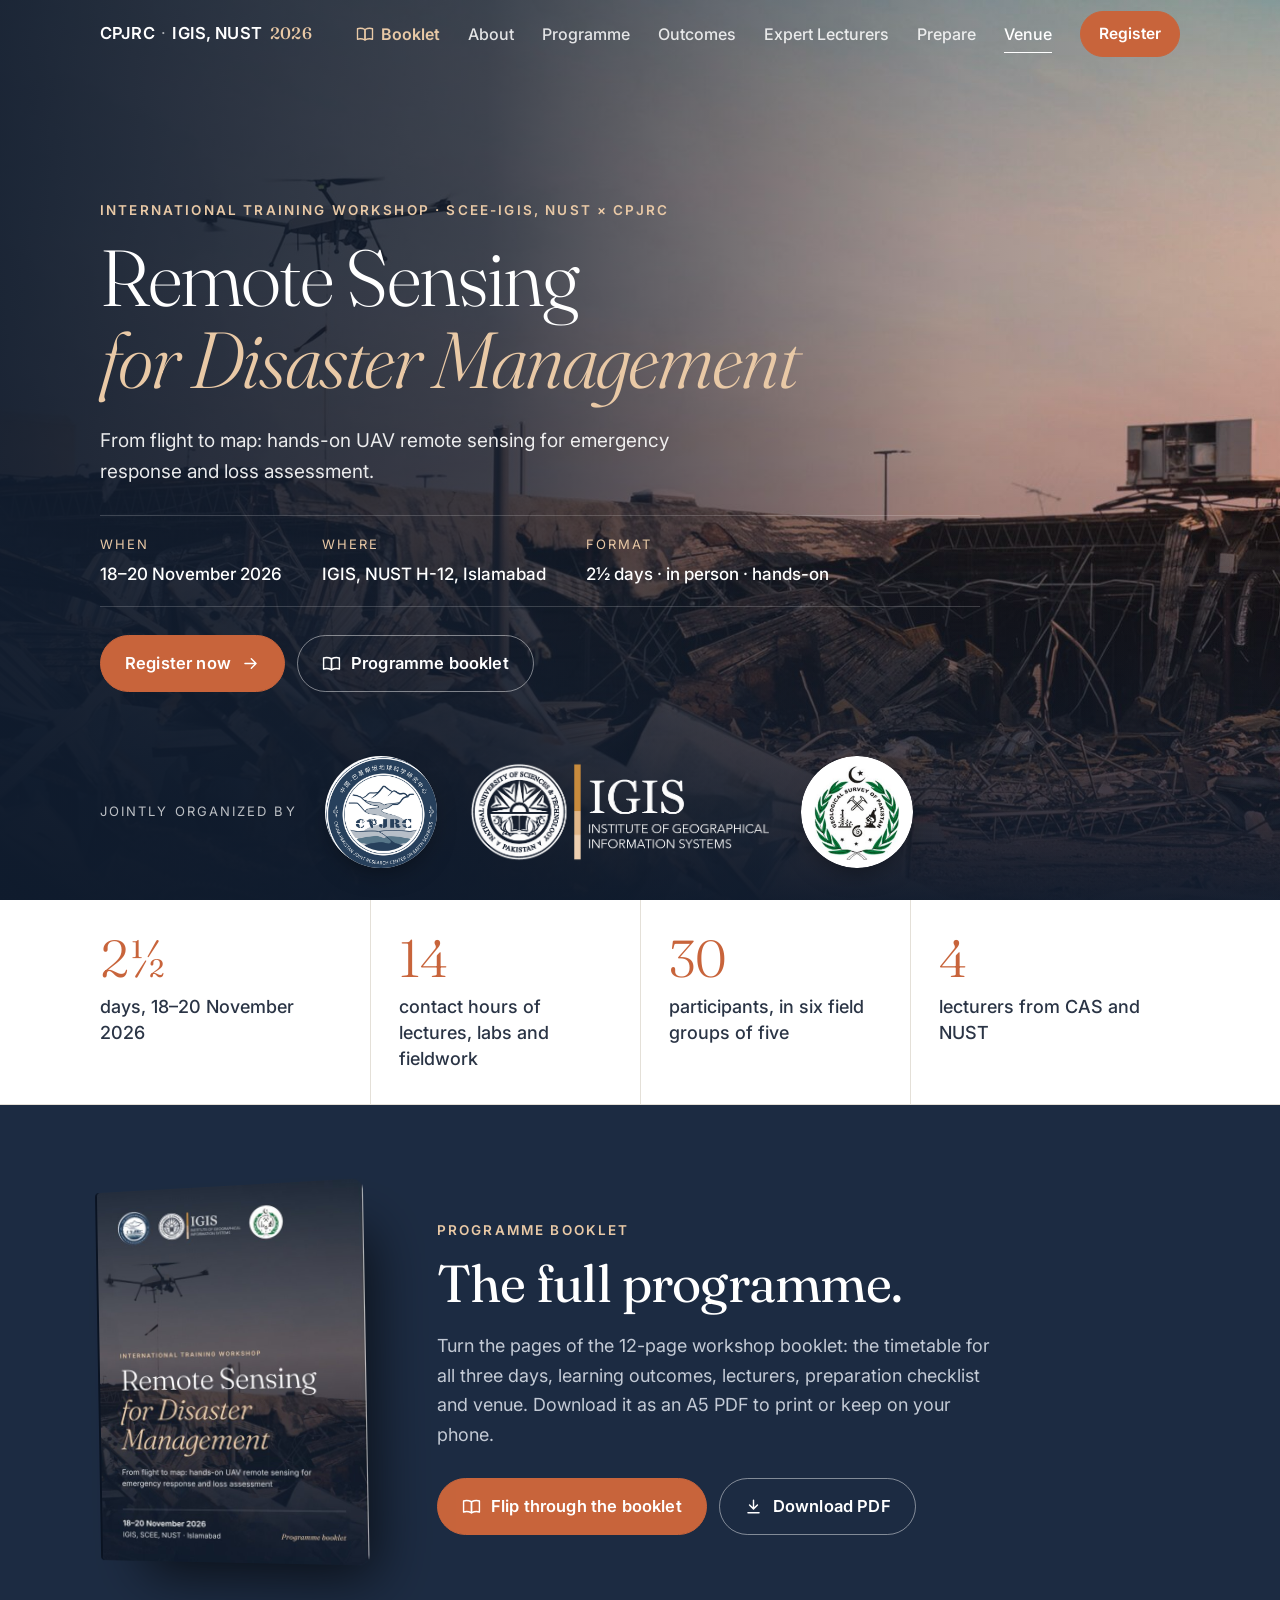
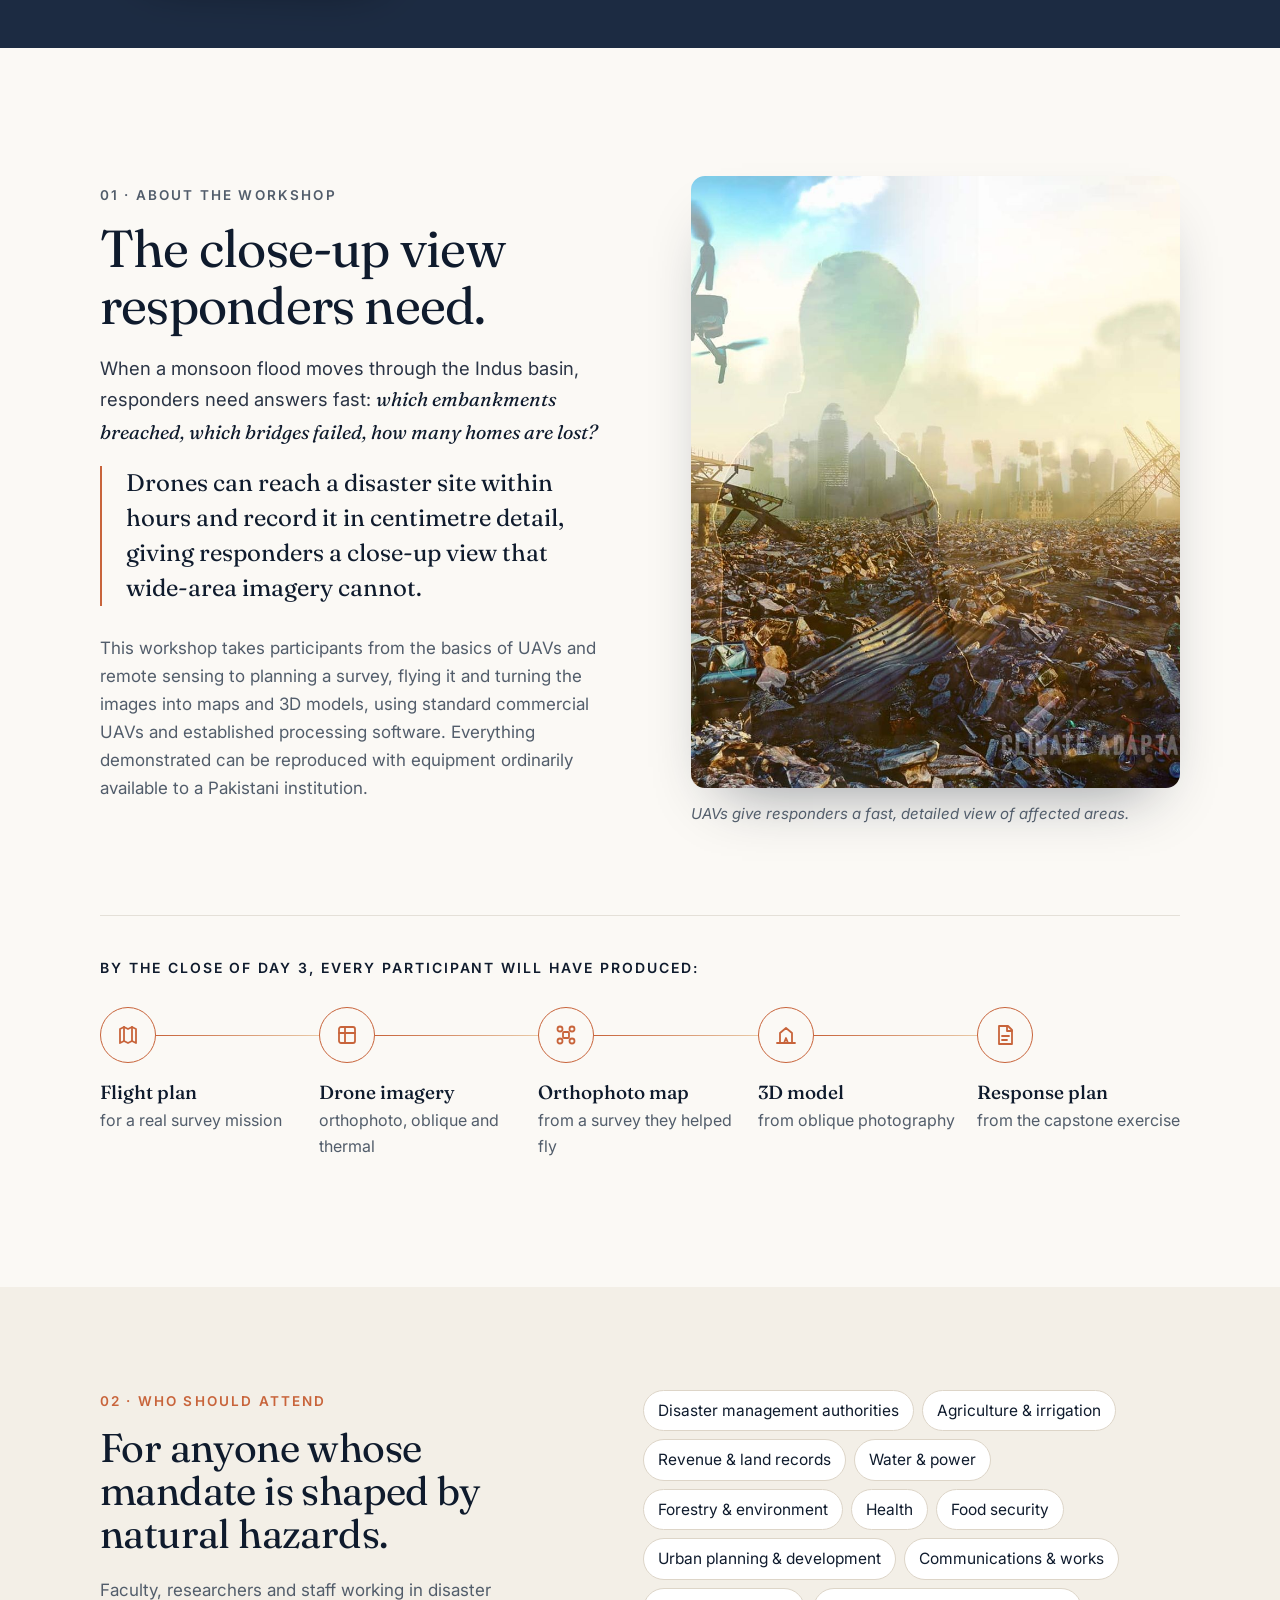
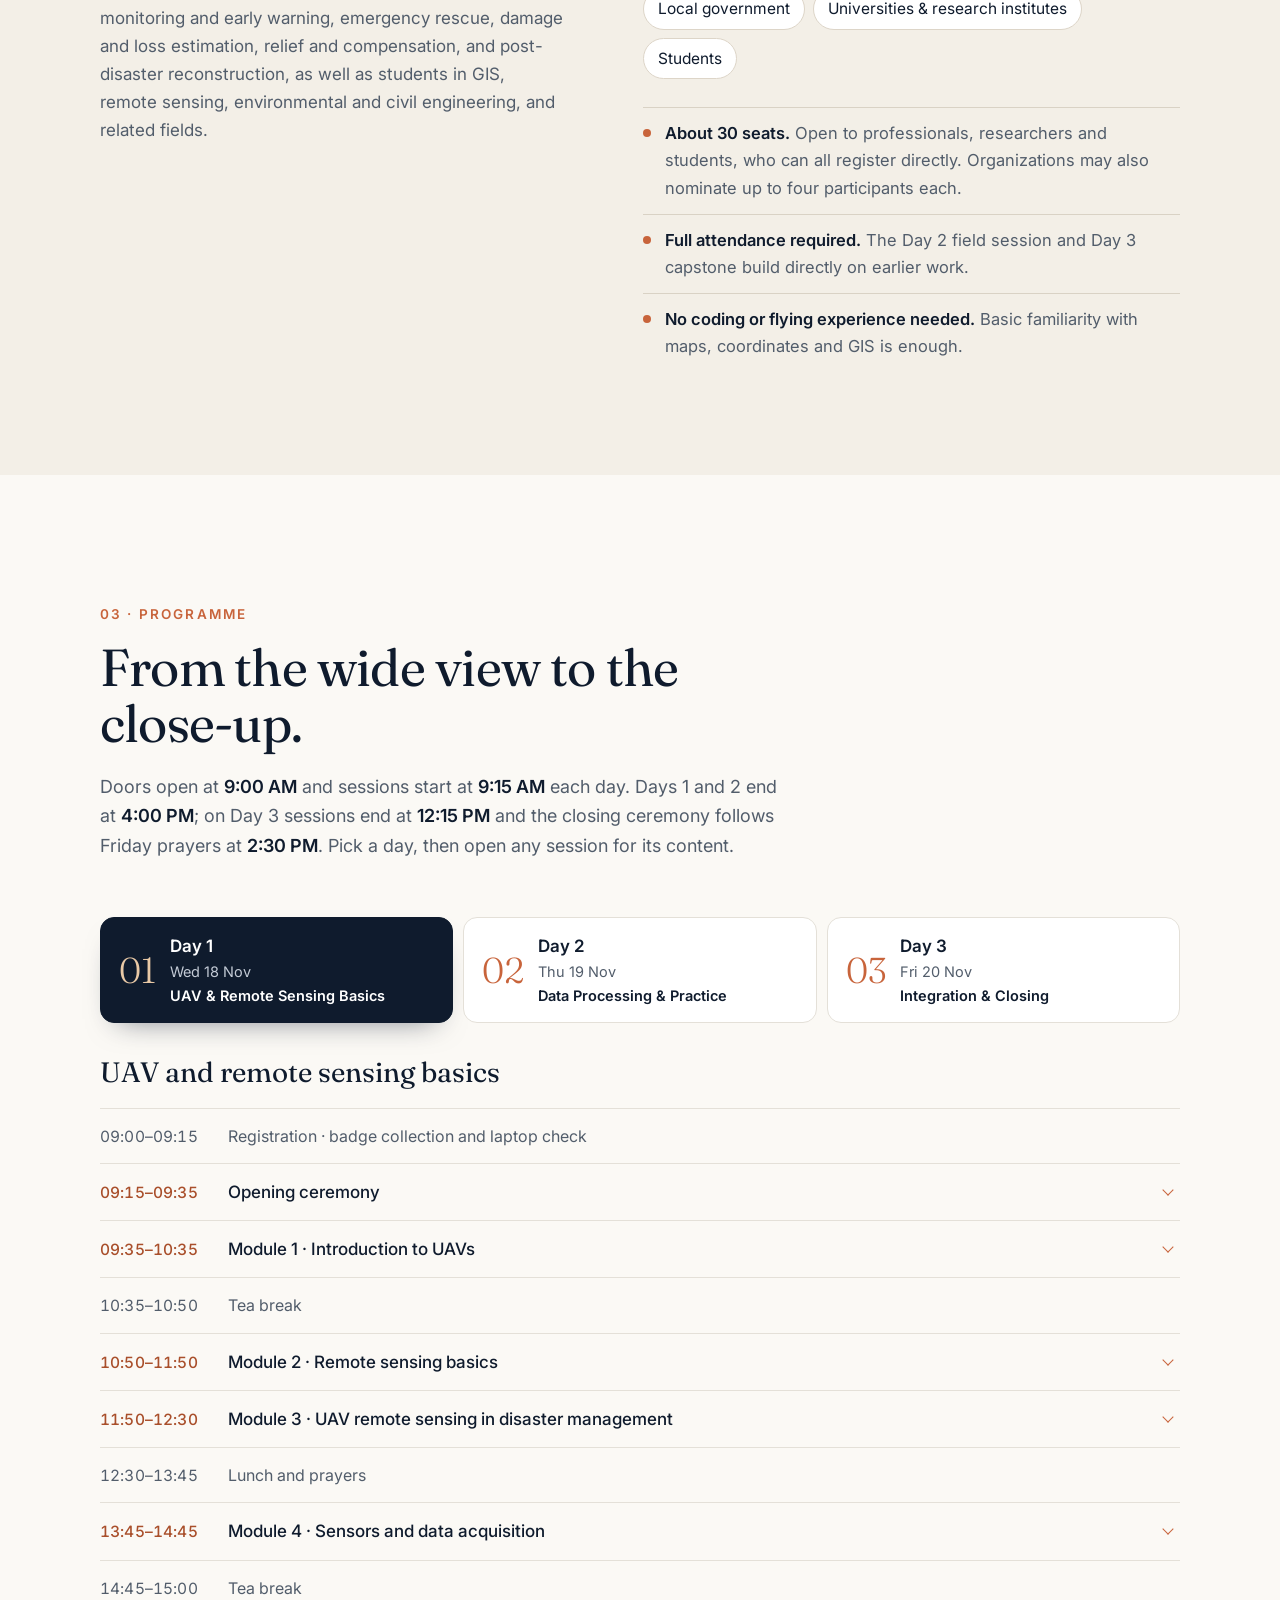
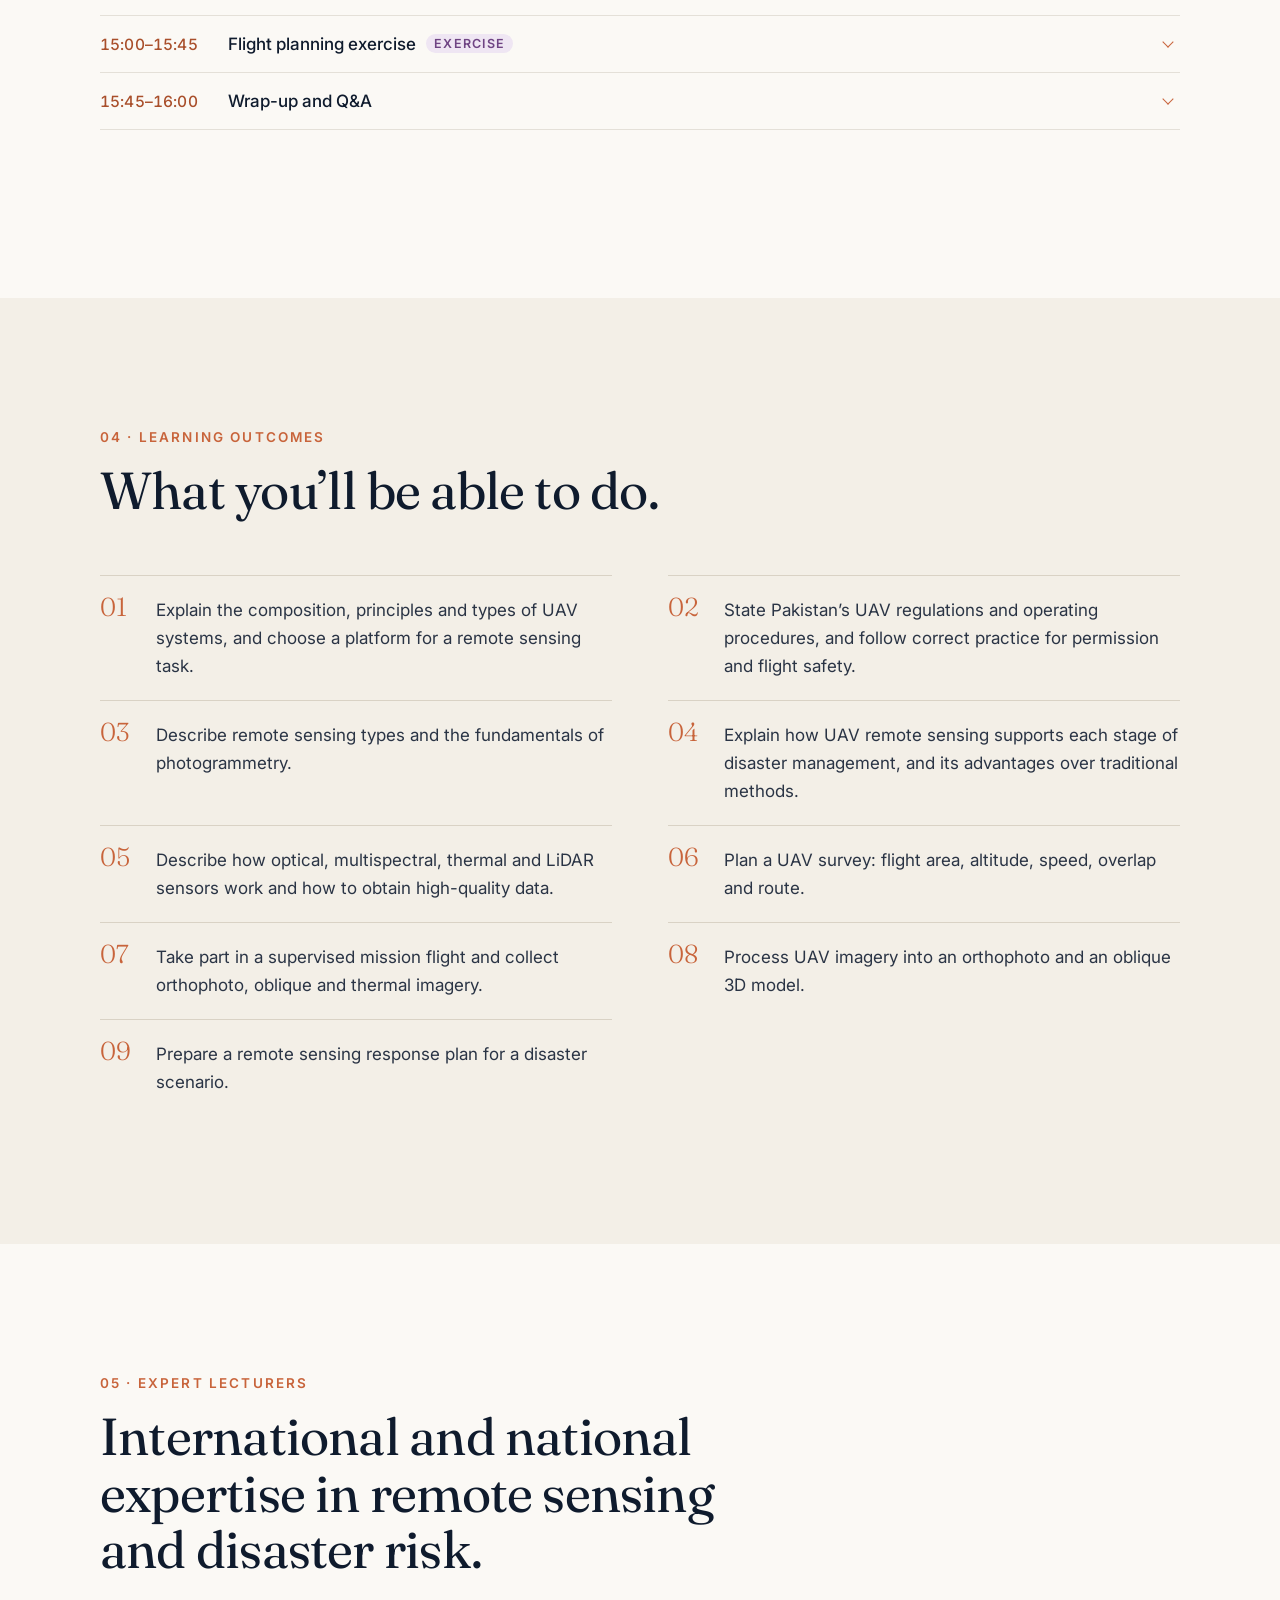
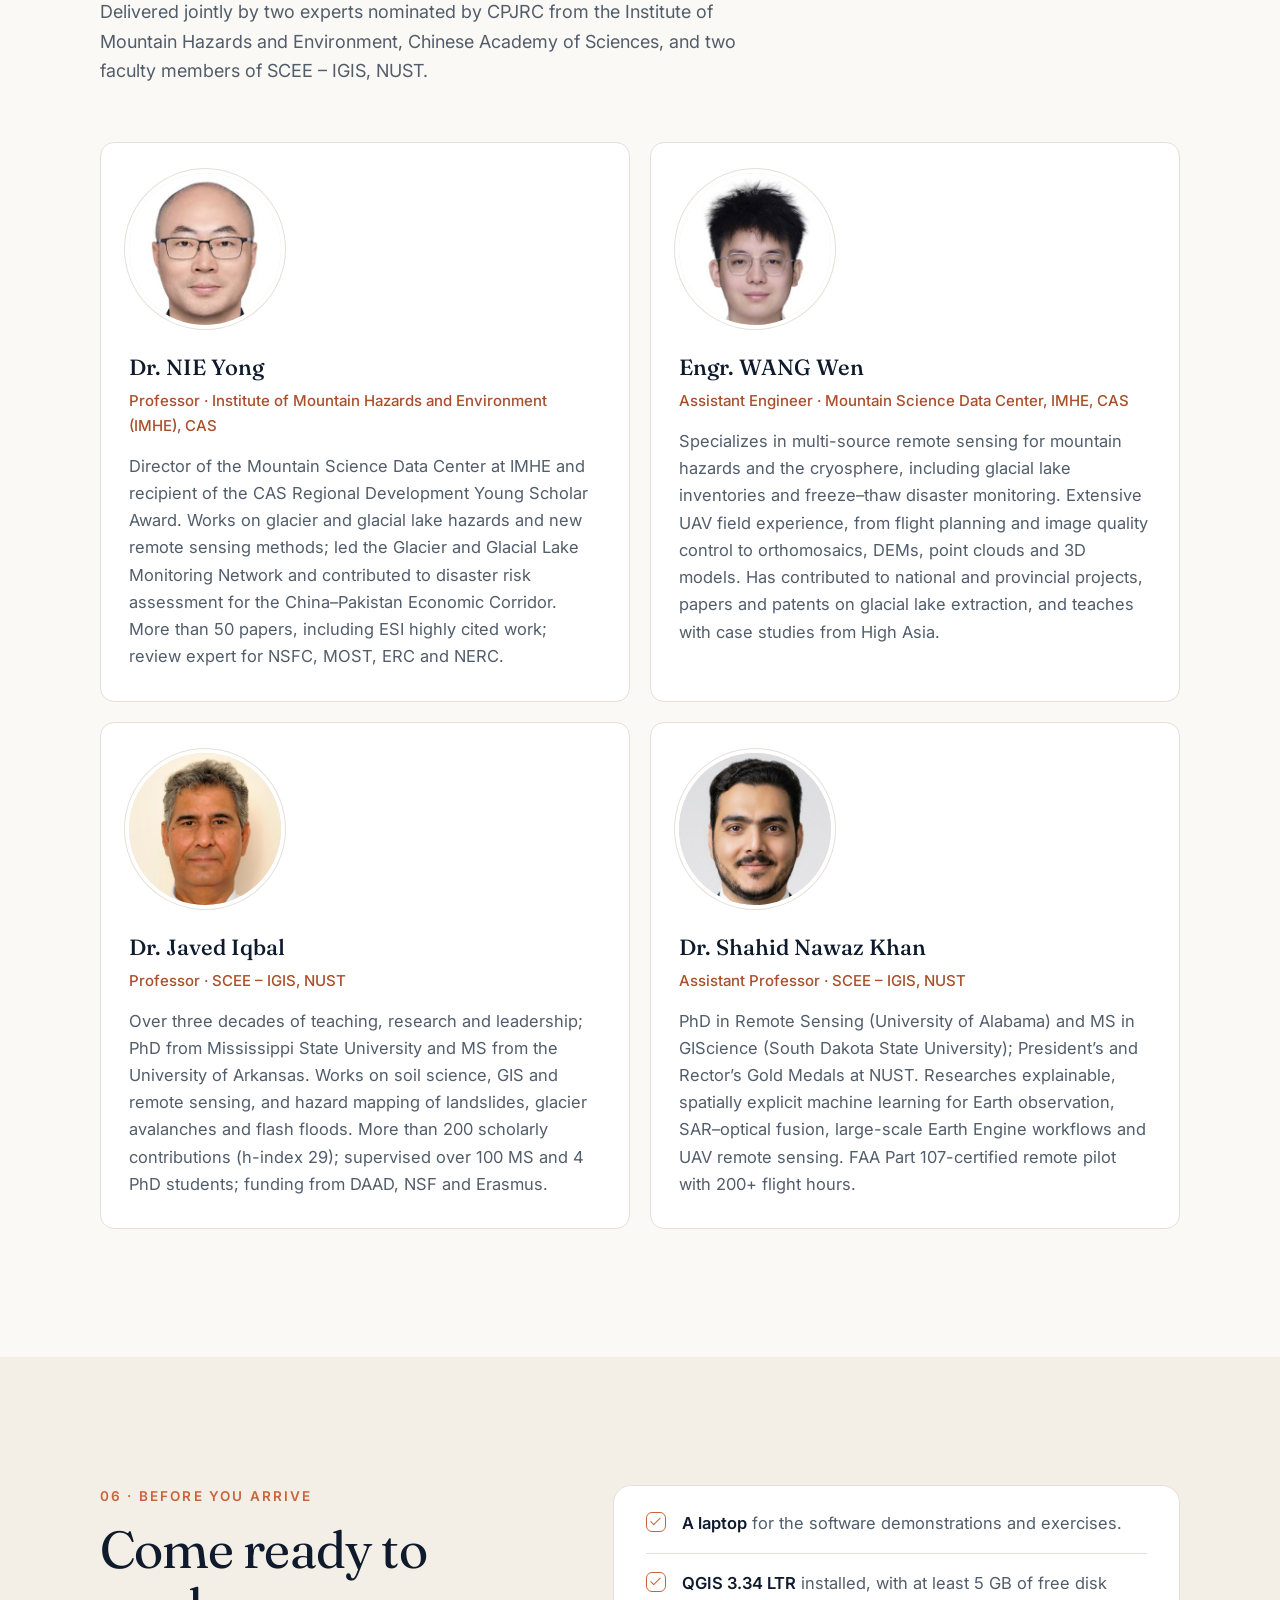
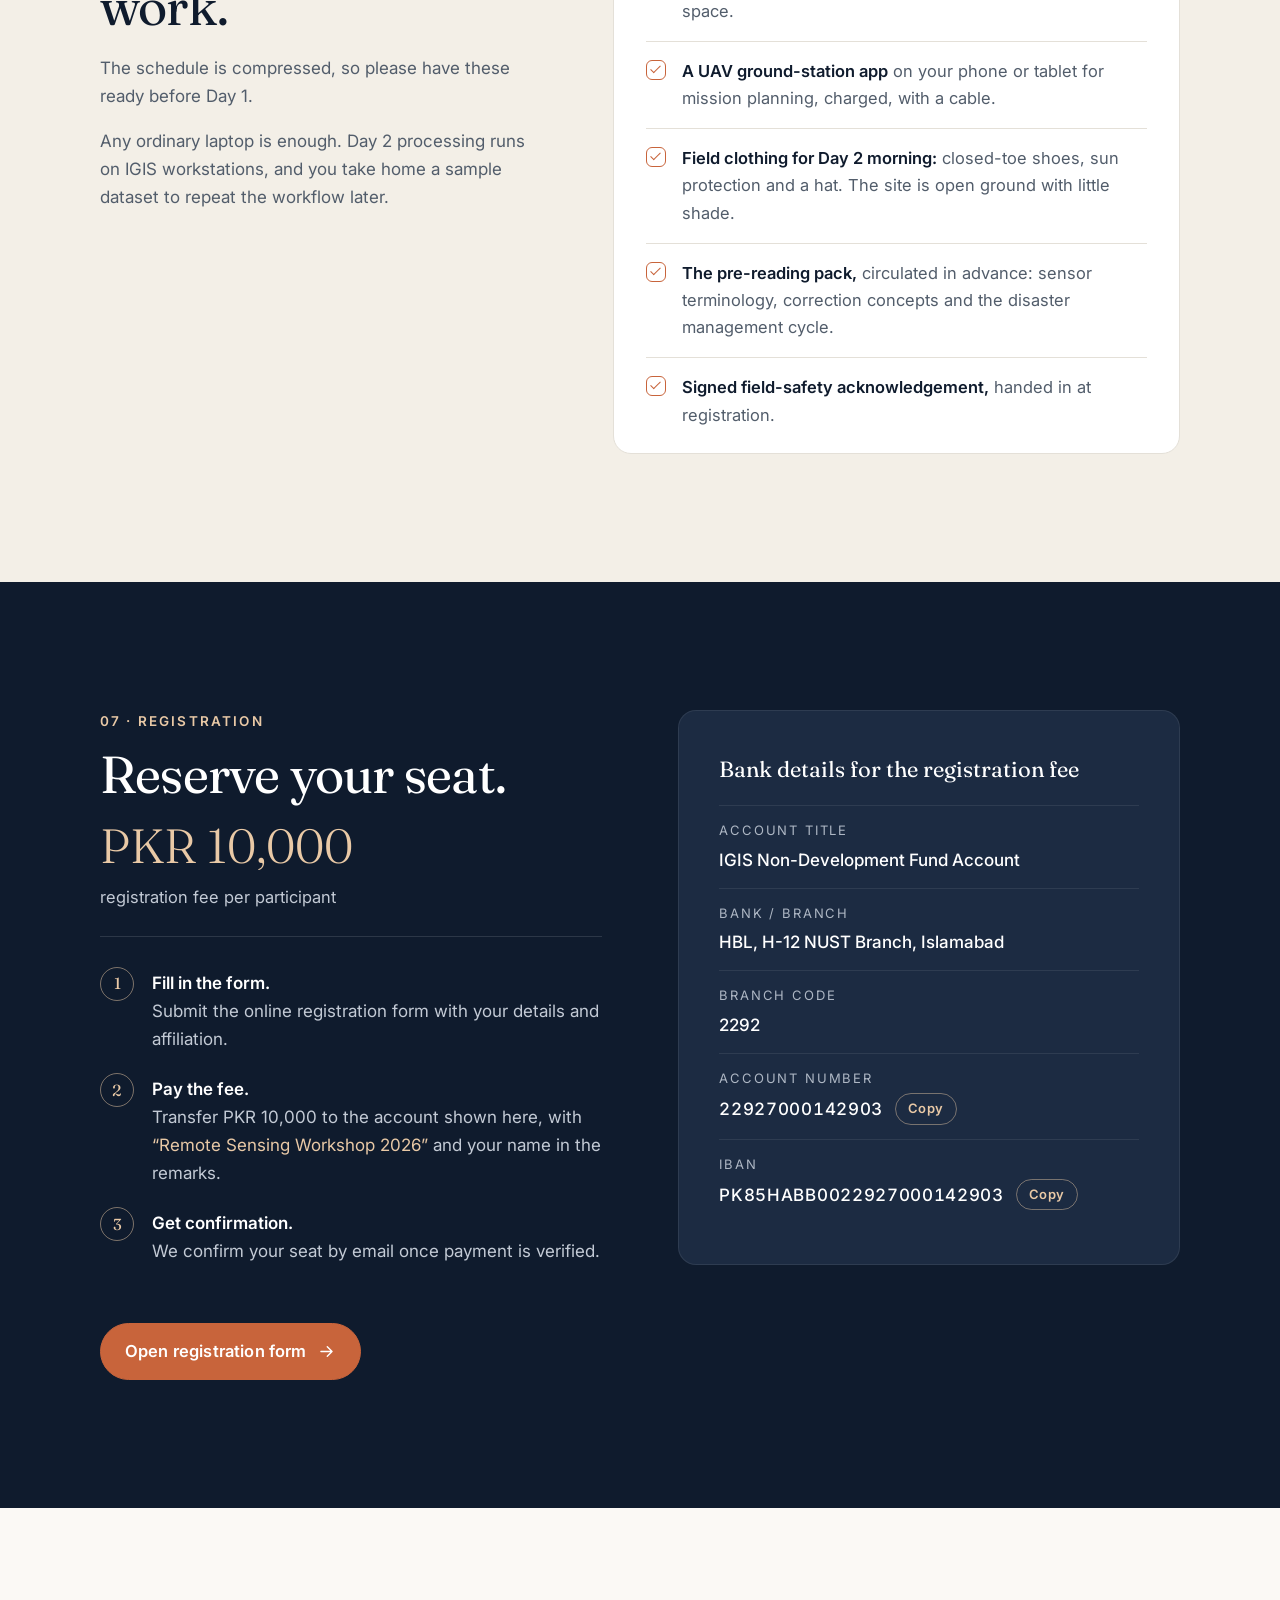
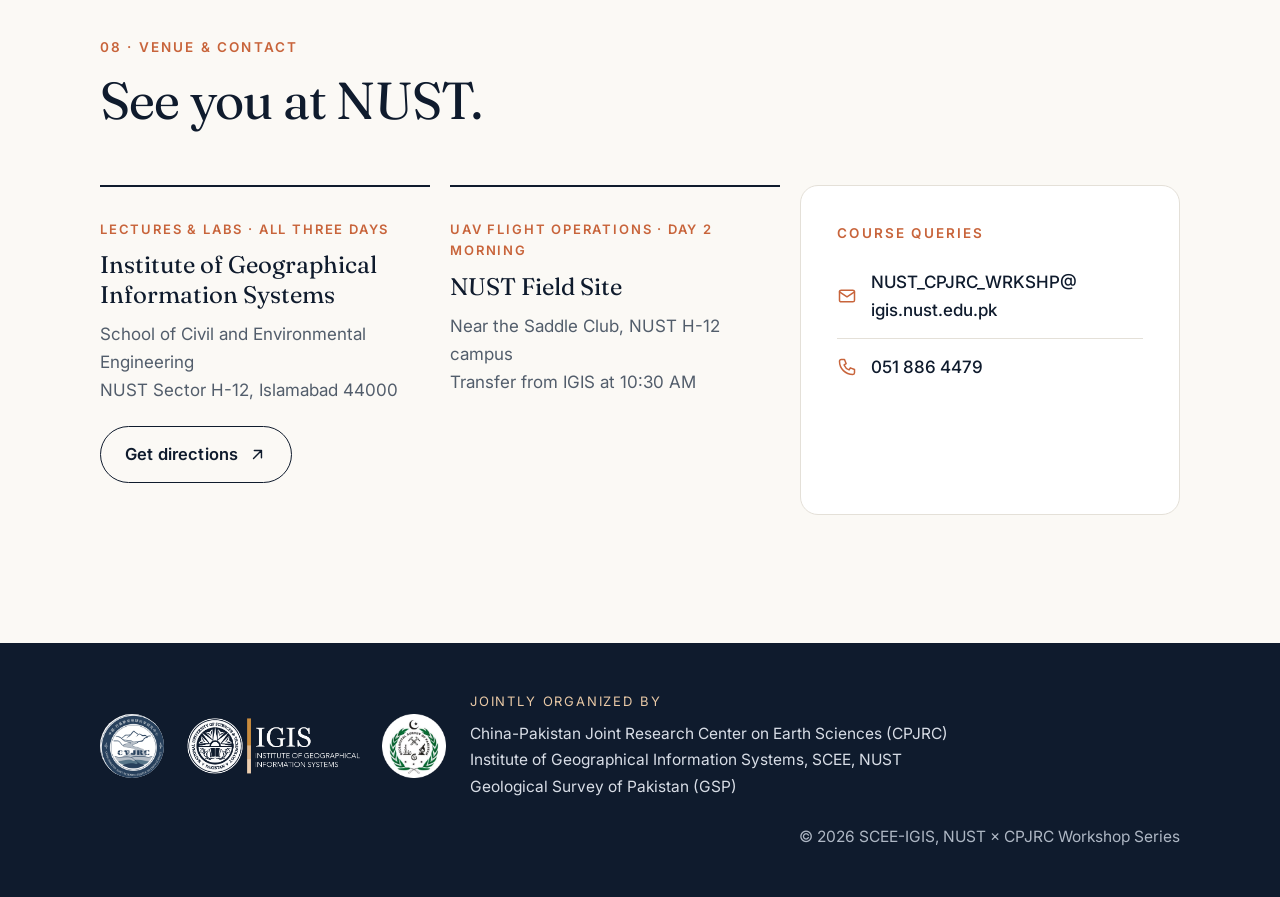
<file: index.html>
<!DOCTYPE html>
<html lang="en">
<head>
  <meta charset="UTF-8">
  <meta name="viewport" content="width=device-width, initial-scale=1">
  <title>Remote Sensing for Disaster Management · 18–20 Nov 2026 | SCEE-IGIS, NUST × CPJRC</title>
  <meta name="description" content="International training workshop at NUST, Islamabad, 18–20 November 2026: hands-on UAV remote sensing for emergency response and loss assessment.">
  <meta name="keywords" content="remote sensing, UAV, drone, photogrammetry, disaster management, NUST, CPJRC, IGIS, SCEE, training, workshop">
  <meta name="theme-color" content="#0f1b2d">
  <link rel="canonical" href="https://nustcpjrcworkshopseries.github.io/">
  <meta property="og:title" content="Remote Sensing for Disaster Management · 18–20 November 2026">
  <meta property="og:description" content="From flight to map: hands-on UAV remote sensing for emergency response and loss assessment. SCEE-IGIS, NUST × CPJRC, Islamabad.">
  <meta property="og:image" content="https://nustcpjrcworkshopseries.github.io/assets/hero.jpg">
  <link rel="icon" href="assets/cpjrc-logo.png">

  <link rel="preconnect" href="https://fonts.googleapis.com">
  <link rel="preconnect" href="https://fonts.gstatic.com" crossorigin>
  <link href="https://fonts.googleapis.com/css2?family=Fraunces:ital,opsz,wght@0,9..144,300;0,9..144,400;0,9..144,500;1,9..144,300;1,9..144,400&family=Inter:wght@400;500;600&display=swap" rel="stylesheet">
  <link rel="stylesheet" href="styles.css">
  <script src="script.js" defer></script>

  <!-- Google Analytics -->
  <script async src="https://www.googletagmanager.com/gtag/js?id=G-6XDB3C724Z"></script>
  <script>
    window.dataLayer = window.dataLayer || [];
    function gtag(){dataLayer.push(arguments);}
    gtag('consent', 'default', {
      'ad_storage': 'denied',
      'analytics_storage': 'denied',
      'ad_user_data': 'denied',
      'ad_personalization': 'denied'
    });
    gtag('js', new Date());
    gtag('config', 'G-6XDB3C724Z');
  </script>
</head>
<body>
  <a href="#main" class="skip-link">Skip to content</a>

  <!-- ============ Navigation ============ -->
  <header class="nav" id="nav">
    <div class="nav__inner">
      <a href="#top" class="nav__brand" aria-label="Back to top">
        <span>CPJRC <em>·</em> IGIS, NUST <b>2026</b></span>
      </a>
      <button class="nav__toggle" id="nav-toggle" aria-label="Open menu" aria-expanded="false" aria-controls="nav-links">
        <span></span><span></span>
      </button>
      <nav class="nav__links" id="nav-links" aria-label="Main">
        <a href="booklet/" class="nav__booklet"><svg viewBox="0 0 24 24" aria-hidden="true"><path d="M2 5c3-1 6-1 10 1v14c-4-2-7-2-10-1z"/><path d="M22 5c-3-1-6-1-10 1v14c4-2 7-2 10-1z"/></svg>Booklet</a>
        <a href="#about">About</a>
        <a href="#programme">Programme</a>
        <a href="#outcomes">Outcomes</a>
        <a href="#lecturers">Expert Lecturers</a>
        <a href="#prepare">Prepare</a>
        <a href="#venue">Venue</a>
        <a href="#register" class="btn btn--small">Register</a>
      </nav>
    </div>
  </header>

  <!-- ============ Hero ============ -->
  <section class="hero" id="top">
    <div class="hero__media" aria-hidden="true"></div>
    <div class="hero__inner">
      <p class="eyebrow eyebrow--light">International Training Workshop · SCEE-IGIS, NUST × CPJRC</p>
      <h1 class="hero__title">Remote Sensing <span>for Disaster Management</span></h1>
      <p class="hero__lead">From flight to map: hands-on UAV remote sensing for emergency response and loss assessment.</p>

      <dl class="hero__meta">
        <div><dt>When</dt><dd data-event-dates>18–20 November 2026</dd></div>
        <div><dt>Where</dt><dd>IGIS, NUST H-12, Islamabad</dd></div>
        <div><dt>Format</dt><dd>2½ days · in person · hands-on</dd></div>
      </dl>

      <div class="hero__actions">
        <a href="https://forms.office.com/r/2FzquZWw0f" class="btn" target="_blank" rel="noopener">
          Register now
          <svg viewBox="0 0 24 24" aria-hidden="true"><path d="M5 12h14m-6-6 6 6-6 6"/></svg>
        </a>
        <a href="booklet/" class="btn btn--ghost">
          <svg viewBox="0 0 24 24" aria-hidden="true"><path d="M2 5c3-1 6-1 10 1v14c-4-2-7-2-10-1z"/><path d="M22 5c-3-1-6-1-10 1v14c4-2 7-2 10-1z"/></svg>
          Programme booklet
        </a>
      </div>

      <div class="countdown" id="countdown" hidden aria-live="off">
        <div><span data-unit="d">00</span><small>Days</small></div>
        <div><span data-unit="h">00</span><small>Hours</small></div>
        <div><span data-unit="m">00</span><small>Minutes</small></div>
        <div><span data-unit="s">00</span><small>Seconds</small></div>
      </div>
    </div>

    <div class="hero__org">
      <p>Jointly organized by</p>
      <ul>
        <li class="org-tile org-tile--cpjrc"><img src="assets/cpjrc-logo.png" alt="China-Pakistan Joint Research Center on Earth Sciences (CPJRC)" width="112" height="112"></li>
        <li class="org-tile org-tile--igis"><img src="assets/igis-logo-white.png" alt="IGIS, Institute of Geographical Information Systems, NUST" width="312" height="104"></li>
        <li class="org-tile org-tile--gsp"><img src="assets/gsp-logo.png" alt="GSP, Geological Survey of Pakistan" width="112" height="112"></li>
      </ul>
    </div>
  </section>

  <main id="main">

    <!-- ============ Facts ============ -->
    <section class="facts" aria-label="At a glance">
      <div class="wrap facts__grid">
        <div><strong>2½</strong><span>days, 18–20 November 2026</span></div>
        <div><strong>14</strong><span>contact hours of lectures, labs and fieldwork</span></div>
        <div><strong>30</strong><span>participants, in six field groups of five</span></div>
        <div><strong>4</strong><span>lecturers from CAS and NUST</span></div>
      </div>
    </section>

    <!-- ============ Programme booklet ============ -->
    <section class="booklet-band" id="booklet" aria-labelledby="booklet-title">
      <div class="wrap booklet-band__inner">
        <a class="booklet-band__cover" href="booklet/" aria-label="Open the programme booklet">
          <img src="assets/booklet-cover.jpg" alt="Cover of the programme booklet" width="420" height="594" loading="lazy">
        </a>
        <div class="booklet-band__text">
          <p class="eyebrow eyebrow--light">Programme booklet</p>
          <h2 id="booklet-title" class="section__title">The full programme.</h2>
          <p>Turn the pages of the 12-page workshop booklet: the timetable for all three days, learning outcomes, lecturers, preparation checklist and venue. Download it as an A5 PDF to print or keep on your phone.</p>
          <div class="booklet-band__actions">
            <a href="booklet/" class="btn">
              <svg viewBox="0 0 24 24" aria-hidden="true"><path d="M2 5c3-1 6-1 10 1v14c-4-2-7-2-10-1z"/><path d="M22 5c-3-1-6-1-10 1v14c4-2 7-2 10-1z"/></svg>
              Flip through the booklet
            </a>
            <a href="booklet/programme-booklet.pdf" class="btn btn--ghost" download>
              <svg viewBox="0 0 24 24" aria-hidden="true"><path d="M12 4v11m-5-5 5 5 5-5M5 20h14"/></svg>
              Download PDF
            </a>
          </div>
        </div>
      </div>
    </section>

    <!-- ============ About ============ -->
    <section class="section" id="about">
      <div class="wrap about">
        <div class="about__text">
          <p class="eyebrow">01 · About the workshop</p>
          <h2 class="section__title">The close-up view responders need.</h2>
          <p class="about__lede">When a monsoon flood moves through the Indus basin, responders need answers fast: <em>which embankments breached, which bridges failed, how many homes are lost?</em></p>
          <blockquote class="about__quote">
            Drones can reach a disaster site within hours and record it in centimetre detail, giving responders a close-up view that wide-area imagery cannot.
          </blockquote>
          <p>This workshop takes participants from the basics of UAVs and remote sensing to planning a survey, flying it and turning the images into maps and 3D models, using standard commercial UAVs and established processing software. Everything demonstrated can be reproduced with equipment ordinarily available to a Pakistani institution.</p>
        </div>
        <figure class="about__figure">
          <img src="assets/field.jpg" alt="A drone surveying terrain for disaster response" loading="lazy" width="1680" height="1123">
          <figcaption>UAVs give responders a fast, detailed view of affected areas.</figcaption>
        </figure>
      </div>

      <div class="wrap">
        <div class="chain">
          <p class="chain__intro">By the close of Day 3, every participant will have produced:</p>
          <ol class="chain__list">
            <li><span class="chain__icon"><svg viewBox="0 0 24 24" aria-hidden="true"><path d="M4 6l4-2 4 2 4-2 4 2v14l-4-2-4 2-4-2-4 2z"/><path d="M8 4v14M16 4v14"/></svg></span><b>Flight plan</b><span>for a real survey mission</span></li>
            <li><span class="chain__icon"><svg viewBox="0 0 24 24" aria-hidden="true"><rect x="4" y="4" width="16" height="16" rx="2"/><path d="M4 10h16M10 4v16"/></svg></span><b>Drone imagery</b><span>orthophoto, oblique and thermal</span></li>
            <li><span class="chain__icon"><svg viewBox="0 0 24 24" aria-hidden="true"><circle cx="6" cy="6" r="2.5"/><circle cx="18" cy="6" r="2.5"/><circle cx="6" cy="18" r="2.5"/><circle cx="18" cy="18" r="2.5"/><rect x="9" y="9" width="6" height="6" rx="1"/></svg></span><b>Orthophoto map</b><span>from a survey they helped fly</span></li>
            <li><span class="chain__icon"><svg viewBox="0 0 24 24" aria-hidden="true"><path d="M3 20h18M6 20V10l6-5 6 5v10"/><path d="m10 20 2-5 2 5"/></svg></span><b>3D model</b><span>from oblique photography</span></li>
            <li><span class="chain__icon"><svg viewBox="0 0 24 24" aria-hidden="true"><path d="M6 3h9l4 4v14H6z"/><path d="M14 3v5h5M9 13h7M9 17h5"/></svg></span><b>Response plan</b><span>from the capstone exercise</span></li>
          </ol>
        </div>
      </div>
    </section>

    <!-- ============ Who should attend ============ -->
    <section class="section section--tint section--tight" id="audience">
      <div class="wrap audience-band">
        <div>
          <p class="eyebrow">02 · Who should attend</p>
          <h2 class="section__title section__title--sm">For anyone whose mandate is shaped by natural hazards.</h2>
          <p class="muted">Faculty, researchers and staff working in disaster monitoring and early warning, emergency rescue, damage and loss estimation, relief and compensation, and post-disaster reconstruction, as well as students in GIS, remote sensing, environmental and civil engineering, and related fields.</p>
        </div>
        <div>
          <ul class="chips" aria-label="Departments">
            <li>Disaster management authorities</li>
            <li>Agriculture &amp; irrigation</li>
            <li>Revenue &amp; land records</li>
            <li>Water &amp; power</li>
            <li>Forestry &amp; environment</li>
            <li>Health</li>
            <li>Food security</li>
            <li>Urban planning &amp; development</li>
            <li>Communications &amp; works</li>
            <li>Local government</li>
            <li>Universities &amp; research institutes</li>
            <li>Students</li>
          </ul>
          <ul class="notes">
            <li><b>About 30 seats.</b> Open to professionals, researchers and students, who can all register directly. Organizations may also nominate up to four participants each.</li>
            <li><b>Full attendance required.</b> The Day 2 field session and Day 3 capstone build directly on earlier work.</li>
            <li><b>No coding or flying experience needed.</b> Basic familiarity with maps, coordinates and GIS is enough.</li>
          </ul>
        </div>
      </div>
    </section>

    <!-- ============ Programme ============ -->
    <section class="section" id="programme">
      <div class="wrap">
        <div class="section__head">
          <p class="eyebrow">03 · Programme</p>
          <h2 class="section__title">From the wide view to the close-up.</h2>
          <p class="section__intro">Doors open at <strong>9:00 AM</strong> and sessions start at <strong>9:15 AM</strong> each day. Days 1 and 2 end at <strong>4:00 PM</strong>; on Day 3 sessions end at <strong>12:15 PM</strong> and the closing ceremony follows Friday prayers at <strong>2:30 PM</strong>. Pick a day, then open any session for its content.</p>
        </div>

        <div class="day-tabs" role="tablist" aria-label="Programme days" hidden>
          <button type="button" role="tab" id="tab-day1" aria-controls="day1" aria-selected="true"><span class="day-tabs__num">01</span><span class="day-tabs__text"><b>Day 1</b><small>Wed 18 Nov<span class="day-tabs__sep"> · </span><span class="day-tabs__topic">UAV &amp; Remote Sensing Basics</span></small></span></button>
          <button type="button" role="tab" id="tab-day2" aria-controls="day2" aria-selected="false" tabindex="-1"><span class="day-tabs__num">02</span><span class="day-tabs__text"><b>Day 2</b><small>Thu 19 Nov<span class="day-tabs__sep"> · </span><span class="day-tabs__topic">Data Processing &amp; Practice</span></small></span></button>
          <button type="button" role="tab" id="tab-day3" aria-controls="day3" aria-selected="false" tabindex="-1"><span class="day-tabs__num">03</span><span class="day-tabs__text"><b>Day 3</b><small>Fri 20 Nov<span class="day-tabs__sep"> · </span><span class="day-tabs__topic">Integration &amp; Closing</span></small></span></button>
        </div>

        <ol class="days">
          <!-- Day 1 -->
          <li class="day" id="day1" role="tabpanel" aria-labelledby="tab-day1">
            <div class="day__label">
              <span class="day__num">01</span>
              <span class="day__tag">Wed · 18 Nov</span>
            </div>
            <div class="day__body">
              <h3>UAV and remote sensing basics</h3>
              <ol class="slots">
                <li class="slot slot--break"><time>09:00–09:15</time><span>Registration · badge collection and laptop check</span></li>
                <li class="slot"><details><summary><time>09:15–09:35</time><span>Opening ceremony</span></summary>
                  <p>Welcome address and inauguration of the workshop.</p></details></li>
                <li class="slot"><details><summary><time>09:35–10:35</time><span>Module 1 · Introduction to UAVs</span></summary>
                  <p>Definition, development and characteristics of UAVs; composition and basic principles of UAV systems; related industries, norms and regulations; administrative departments and general operating procedures in Pakistan; requirements for remote sensing platforms and how to choose one by model, flight time, altitude, speed, payload capacity and integration.</p></details></li>
                <li class="slot slot--break"><time>10:35–10:50</time><span>Tea break</span></li>
                <li class="slot"><details><summary><time>10:50–11:50</time><span>Module 2 · Remote sensing basics</span></summary>
                  <p>Remote sensing types, definitions and scope; fundamentals of photogrammetry; remote sensing applications; software demonstration and practical operation.</p></details></li>
                <li class="slot"><details><summary><time>11:50–12:30</time><span>Module 3 · UAV remote sensing in disaster management</span></summary>
                  <p>Disaster risk assessment, monitoring and early warning, emergency response, and loss assessment and recovery monitoring, through practical cases. How UAV remote sensing compares with traditional methods in response speed, resolution, flexibility and cost.</p></details></li>
                <li class="slot slot--break"><time>12:30–13:45</time><span>Lunch and prayers</span></li>
                <li class="slot"><details><summary><time>13:45–14:45</time><span>Module 4 · Sensors and data acquisition</span></summary>
                  <p>Basic principles of UAV data acquisition; working principles and data characteristics of optical, multispectral, thermal and LiDAR sensors; geometric correction and radiometric calibration; how to obtain high-quality, usable data.</p></details></li>
                <li class="slot slot--break"><time>14:45–15:00</time><span>Tea break</span></li>
                <li class="slot slot--exercise"><details><summary><time>15:00–15:45</time><span>Flight planning exercise</span></summary>
                  <p>Principles and methods of UAV flight planning: delineating the flight area and avoiding prohibited and restricted zones; setting altitude, speed and image overlap for the sensor and terrain; automatic route generation and manual adjustment. Groups plan the mission they will fly on Day 2.</p></details></li>
                <li class="slot"><details><summary><time>15:45–16:00</time><span>Wrap-up and Q&amp;A</span></summary>
                  <p>Recap of the day and a preview of Day 2.</p></details></li>
              </ol>
            </div>
          </li>

          <!-- Day 2 -->
          <li class="day" id="day2" role="tabpanel" aria-labelledby="tab-day2">
            <div class="day__label">
              <span class="day__num">02</span>
              <span class="day__tag">Thu · 19 Nov</span>
            </div>
            <div class="day__body">
              <h3>UAV data processing and practice</h3>
              <ol class="slots">
                <li class="slot slot--break"><time>09:00–09:15</time><span>Arrival and tea</span></li>
                <li class="slot"><details><summary><time>09:15–10:30</time><span>Module 5 · UAV data processing</span></summary>
                  <p>Data products and the principles and basic workflow of UAV data processing; position and attitude (POS) data organization; image preprocessing, quick stitching, registration and correction; output of results; oblique photography, its equipment and applications; mainstream 3D processing software and the oblique workflow from checking and import to adjustment, modelling and output.</p></details></li>
                <li class="slot slot--break"><time>10:30–10:45</time><span>Transfer to the NUST field site · near the Saddle Club</span></li>
                <li class="slot slot--field"><details><summary><time>10:45–12:30</time><span>Practical 1 · Mission flights</span></summary>
                  <p>Basic flight operations; emergency take-off and landing, including on uneven ground; one-click return-to-home settings; flying the planned mission route; multi-source data collection: orthophoto, oblique photography and thermal infrared images.</p></details></li>
                <li class="slot slot--break"><time>12:30–13:45</time><span>Return to IGIS, lunch and prayers</span></li>
                <li class="slot slot--lab"><details><summary><time>13:45–15:15</time><span>Practical 2 · Processing software</span></summary>
                  <p>Hands-on with UAV processing software on IGIS workstations: data preprocessing, orthophoto generation and oblique photography 3D modelling.</p></details></li>
                <li class="slot slot--break"><time>15:15–15:30</time><span>Tea break</span></li>
                <li class="slot"><details><summary><time>15:30–16:00</time><span>Wrap-up and Q&amp;A</span></summary>
                  <p>Recap of the day and a preview of Day 3.</p></details></li>
              </ol>
              <p class="day__note">The processing practical uses a prepared dataset so it fits the time; the same dataset is the backup if weather or airspace prevents flying.</p>
            </div>
          </li>

          <!-- Day 3 -->
          <li class="day" id="day3" role="tabpanel" aria-labelledby="tab-day3">
            <div class="day__label">
              <span class="day__num">03</span>
              <span class="day__tag">Fri · 20 Nov</span>
            </div>
            <div class="day__body">
              <h3>Integration, case studies &amp; rapid response</h3>
              <ol class="slots">
                <li class="slot slot--break"><time>09:00–09:15</time><span>Arrival and tea</span></li>
                <li class="slot"><details><summary><time>09:15–09:45</time><span>Module 6 · Remote sensing in disaster response</span></summary>
                  <p>How remote sensing supports a real emergency response: deciding where to look and where to fly, getting permissions quickly, turning imagery into products responders can use, and who does what, and how quickly.</p></details></li>
                <li class="slot"><details><summary><time>09:45–10:20</time><span>Applied case studies</span></summary>
                  <p>Three Pakistani studies:</p>
                  <ul>
                    <li>Flood risk assessment of Attabad Lake using a scenario-based approach.</li>
                    <li>Shisper Lake glacial lake outburst flood scenarios with HEC-RAS 2D.</li>
                    <li>Riverine flooding in Jhang district and the summer monsoon over the Upper Indus Basin.</li>
                  </ul></details></li>
                <li class="slot slot--break"><time>10:20–10:30</time><span>Short break · scenario packs handed out</span></li>
                <li class="slot slot--exercise"><details><summary><time>10:30–11:30</time><span>Capstone · Rapid-response simulation</span></summary>
                  <p>Groups take a disaster scenario and prepare a short remote sensing response plan: what to survey and why, which data and sensors to use, how to collect them, and the products they would deliver to responders. Scenarios include monsoon flooding in Dera Ghazi Khan, a glacial lake outburst in Hunza, urban flooding in Karachi and post-flood recovery in Sindh.</p></details></li>
                <li class="slot"><details><summary><time>11:30–12:15</time><span>Group presentations</span></summary>
                  <p>Each group presents its brief, with feedback from the instructors.</p></details></li>
                <li class="slot slot--break"><time>12:15–14:30</time><span>Friday prayers and lunch</span></li>
                <li class="slot"><details><summary><time>14:30–15:30</time><span>Closing ceremony</span></summary>
                  <p>Course summary, remarks by dignitaries, award of certificates and group photograph.</p></details></li>
              </ol>
            </div>
          </li>
        </ol>
      </div>
    </section>

    <!-- ============ Outcomes ============ -->
    <section class="section section--tint" id="outcomes">
      <div class="wrap">
        <div class="section__head">
          <p class="eyebrow">04 · Learning outcomes</p>
          <h2 class="section__title">What you’ll be able to do.</h2>
        </div>
        <ol class="outcomes">
          <li>Explain the composition, principles and types of UAV systems, and choose a platform for a remote sensing task.</li>
          <li>State Pakistan’s UAV regulations and operating procedures, and follow correct practice for permission and flight safety.</li>
          <li>Describe remote sensing types and the fundamentals of photogrammetry.</li>
          <li>Explain how UAV remote sensing supports each stage of disaster management, and its advantages over traditional methods.</li>
          <li>Describe how optical, multispectral, thermal and LiDAR sensors work and how to obtain high-quality data.</li>
          <li>Plan a UAV survey: flight area, altitude, speed, overlap and route.</li>
          <li>Take part in a supervised mission flight and collect orthophoto, oblique and thermal imagery.</li>
          <li>Process UAV imagery into an orthophoto and an oblique 3D model.</li>
          <li>Prepare a remote sensing response plan for a disaster scenario.</li>
        </ol>
      </div>
    </section>

    <!-- ============ Expert Lecturers ============ -->
    <section class="section" id="lecturers">
      <div class="wrap">
        <div class="section__head">
          <p class="eyebrow">05 · Expert Lecturers</p>
          <h2 class="section__title">International and national expertise in remote sensing and disaster risk.</h2>
          <p class="section__intro">Delivered jointly by two experts nominated by CPJRC from the Institute of Mountain Hazards and Environment, Chinese Academy of Sciences, and two faculty members of SCEE – IGIS, NUST.</p>
        </div>
        <ul class="faculty">
          <li class="person">
            <img class="person__photo" src="assets/people/nie-yong.jpg" alt="Dr. NIE Yong" width="152" height="152" loading="lazy">
            <h3>Dr. NIE Yong</h3>
            <p class="person__role">Professor · Institute of Mountain Hazards and Environment (IMHE), CAS</p>
            <p>Director of the Mountain Science Data Center at IMHE and recipient of the CAS Regional Development Young Scholar Award. Works on glacier and glacial lake hazards and new remote sensing methods; led the Glacier and Glacial Lake Monitoring Network and contributed to disaster risk assessment for the China–Pakistan Economic Corridor. More than 50 papers, including ESI highly cited work; review expert for NSFC, MOST, ERC and NERC.</p>
          </li>
          <li class="person">
            <img class="person__photo" src="assets/people/wang-wen.jpg" alt="Engr. WANG Wen" width="152" height="152" loading="lazy">
            <h3>Engr. WANG Wen</h3>
            <p class="person__role">Assistant Engineer · Mountain Science Data Center, IMHE, CAS</p>
            <p>Specializes in multi-source remote sensing for mountain hazards and the cryosphere, including glacial lake inventories and freeze–thaw disaster monitoring. Extensive UAV field experience, from flight planning and image quality control to orthomosaics, DEMs, point clouds and 3D models. Has contributed to national and provincial projects, papers and patents on glacial lake extraction, and teaches with case studies from High Asia.</p>
          </li>
          <li class="person">
            <img class="person__photo" src="assets/people/javed-iqbal.jpg" alt="Dr. Javed Iqbal" width="152" height="152" loading="lazy">
            <h3>Dr. Javed Iqbal</h3>
            <p class="person__role">Professor · SCEE – IGIS, NUST</p>
            <p>Over three decades of teaching, research and leadership; PhD from Mississippi State University and MS from the University of Arkansas. Works on soil science, GIS and remote sensing, and hazard mapping of landslides, glacier avalanches and flash floods. More than 200 scholarly contributions (h-index 29); supervised over 100 MS and 4 PhD students; funding from DAAD, NSF and Erasmus.</p>
          </li>
          <li class="person">
            <img class="person__photo" src="assets/people/shahid-nawaz-khan.jpg" alt="Dr. Shahid Nawaz Khan" width="152" height="152" loading="lazy">
            <h3>Dr. Shahid Nawaz Khan</h3>
            <p class="person__role">Assistant Professor · SCEE – IGIS, NUST</p>
            <p>PhD in Remote Sensing (University of Alabama) and MS in GIScience (South Dakota State University); President’s and Rector’s Gold Medals at NUST. Researches explainable, spatially explicit machine learning for Earth observation, SAR–optical fusion, large-scale Earth Engine workflows and UAV remote sensing. FAA Part 107-certified remote pilot with 200+ flight hours.</p>
          </li>
        </ul>
      </div>
    </section>

    <!-- ============ Prepare ============ -->
    <section class="section section--tint" id="prepare">
      <div class="wrap prepare">
        <div>
          <p class="eyebrow">06 · Before you arrive</p>
          <h2 class="section__title">Come ready to work.</h2>
          <p class="muted">The schedule is compressed, so please have these ready before Day 1.</p>
          <p class="muted">Any ordinary laptop is enough. Day 2 processing runs on IGIS workstations, and you take home a sample dataset to repeat the workflow later.</p>
        </div>
        <ul class="checklist">
          <li><b>A laptop</b> for the software demonstrations and exercises.</li>
          <li><b>QGIS 3.34 LTR</b> installed, with at least 5 GB of free disk space.</li>
          <li><b>A UAV ground-station app</b> on your phone or tablet for mission planning, charged, with a cable.</li>
          <li><b>Field clothing for Day 2 morning:</b> closed-toe shoes, sun protection and a hat. The site is open ground with little shade.</li>
          <li><b>The pre-reading pack,</b> circulated in advance: sensor terminology, correction concepts and the disaster management cycle.</li>
          <li><b>Signed field-safety acknowledgement,</b> handed in at registration.</li>
        </ul>
      </div>
    </section>

    <!-- ============ Registration ============ -->
    <section class="section section--dark" id="register">
      <div class="wrap register">
        <div class="register__intro">
          <p class="eyebrow eyebrow--light">07 · Registration</p>
          <h2 class="section__title">Reserve your seat.</h2>
          <p class="fee"><span class="fee__amount">PKR 10,000</span><span class="fee__label">registration fee per participant</span></p>
          <ol class="steps">
            <li><b>Fill in the form.</b> Submit the online registration form with your details and affiliation.</li>
            <li><b>Pay the fee.</b> Transfer PKR 10,000 to the account shown here, with <q>Remote Sensing Workshop 2026</q> and your name in the remarks.</li>
            <li><b>Get confirmation.</b> We confirm your seat by email once payment is verified.</li>
          </ol>
          <a href="https://forms.office.com/r/2FzquZWw0f" class="btn" target="_blank" rel="noopener">
            Open registration form
            <svg viewBox="0 0 24 24" aria-hidden="true"><path d="M5 12h14m-6-6 6 6-6 6"/></svg>
          </a>
        </div>

        <div class="bank">
          <p class="bank__title">Bank details for the registration fee</p>
          <dl>
            <div><dt>Account title</dt><dd>IGIS Non-Development Fund Account</dd></div>
            <div><dt>Bank / branch</dt><dd>HBL, H-12 NUST Branch, Islamabad</dd></div>
            <div><dt>Branch code</dt><dd>2292</dd></div>
            <div><dt>Account number</dt><dd><span class="mono">22927000142903</span> <button class="copy" data-copy="22927000142903" type="button">Copy</button></dd></div>
            <div><dt>IBAN</dt><dd><span class="mono">PK85HABB0022927000142903</span> <button class="copy" data-copy="PK85HABB0022927000142903" type="button">Copy</button></dd></div>
          </dl>
        </div>
      </div>
    </section>

    <!-- ============ Venue & contact ============ -->
    <section class="section" id="venue">
      <div class="wrap">
        <div class="section__head">
          <p class="eyebrow">08 · Venue &amp; contact</p>
          <h2 class="section__title">See you at NUST.</h2>
        </div>
        <div class="venue">
          <div class="place">
            <p class="place__tag">Lectures &amp; labs · all three days</p>
            <h3>Institute of Geographical Information Systems</h3>
            <address>School of Civil and Environmental Engineering<br>NUST Sector H-12, Islamabad 44000</address>
            <a href="https://maps.app.goo.gl/h3uf2ofz2HsCra4FA" class="btn btn--outline" target="_blank" rel="noopener">
              Get directions
              <svg viewBox="0 0 24 24" aria-hidden="true"><path d="M7 17 17 7M8 7h9v9"/></svg>
            </a>
          </div>
          <div class="place">
            <p class="place__tag">UAV flight operations · Day 2 morning</p>
            <h3>NUST Field Site</h3>
            <address>Near the Saddle Club, NUST H-12 campus<br>Transfer from IGIS at 10:30 AM</address>
          </div>
          <div class="contact">
            <p class="contact__title">Course queries</p>
            <a class="contact__line" href="mailto:NUST_CPJRC_WRKSHP@igis.nust.edu.pk">
              <svg viewBox="0 0 24 24" aria-hidden="true"><rect x="3" y="5" width="18" height="14" rx="2"/><path d="m3 7 9 6 9-6"/></svg>
              <span>NUST_CPJRC_WRKSHP@<wbr>igis.nust.edu.pk</span>
            </a>
            <a class="contact__line" href="tel:+92518864479">
              <svg viewBox="0 0 24 24" aria-hidden="true"><path d="M5 3h4l2 5-2.5 1.5a11 11 0 0 0 6 6L16 13l5 2v4a2 2 0 0 1-2 2A16 16 0 0 1 3 5a2 2 0 0 1 2-2"/></svg>
              <span>051 886 4479</span>
            </a>
          </div>
        </div>
      </div>
    </section>
  </main>

  <footer class="footer">
    <div class="wrap footer__inner">
      <div class="footer__logos">
        <img src="assets/cpjrc-logo.png" alt="CPJRC logo" width="64" height="64" loading="lazy">
        <img src="assets/igis-logo-white.png" alt="IGIS, NUST logo" width="174" height="58" loading="lazy">
        <img class="footer__gsp" src="assets/gsp-logo.png" alt="GSP logo" width="64" height="64" loading="lazy">
      </div>
      <div class="footer__orgs">
        <p class="footer__label">Jointly organized by</p>
        <ul>
          <li>China-Pakistan Joint Research Center on Earth Sciences (CPJRC)</li>
          <li>Institute of Geographical Information Systems, SCEE, NUST</li>
          <li>Geological Survey of Pakistan (GSP)</li>
        </ul>
      </div>
      <p class="footer__small">© 2026 SCEE-IGIS, NUST × CPJRC Workshop Series</p>
    </div>
  </footer>
</body>
</html>
</file>
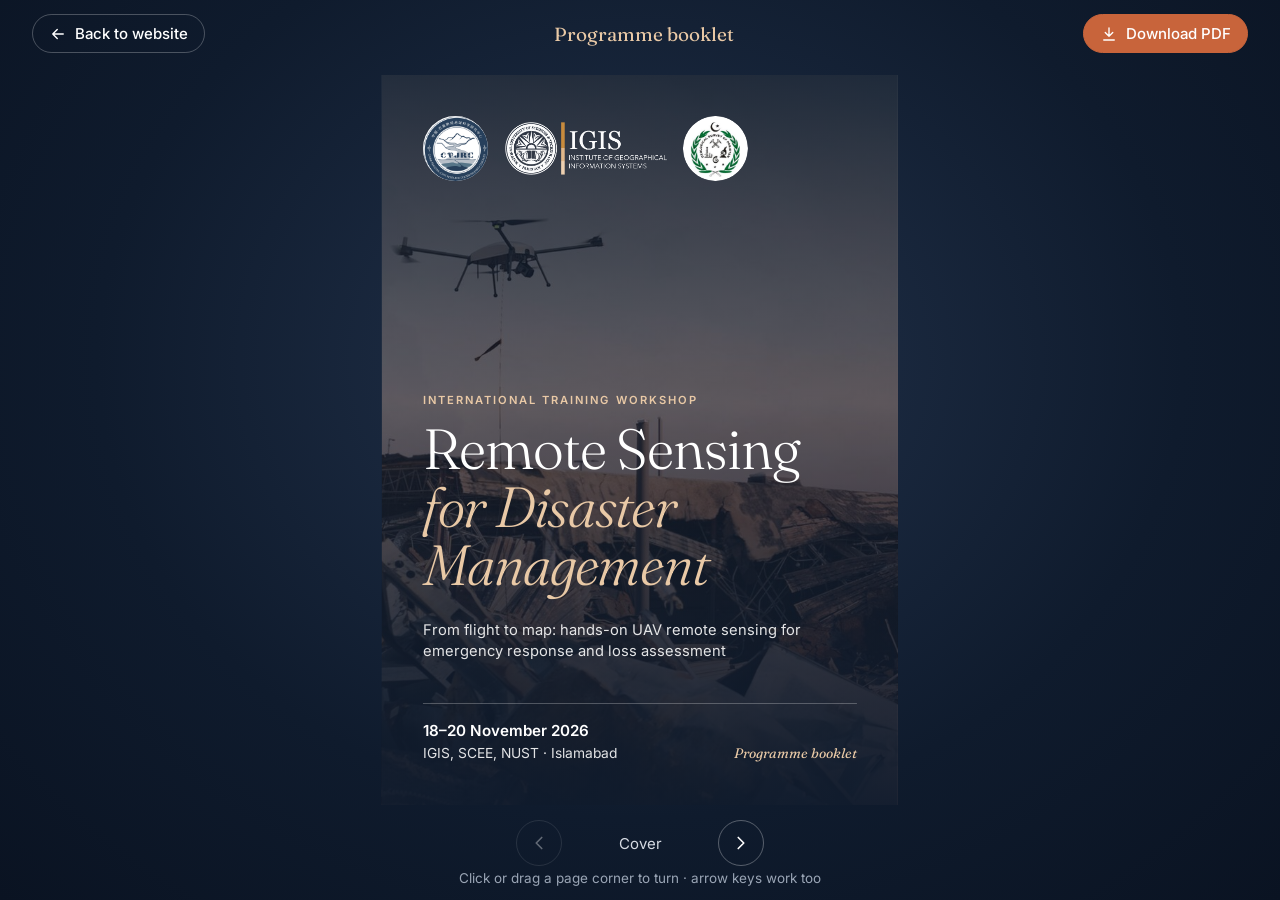
<file: booklet/index.html>
<!DOCTYPE html>
<html lang="en">
<head>
  <meta charset="UTF-8">
  <meta name="viewport" content="width=device-width, initial-scale=1">
  <title>Programme Booklet · Remote Sensing for Disaster Management 2026</title>
  <meta name="description" content="Flip through the programme booklet for the SCEE-IGIS, NUST × CPJRC training workshop on Remote Sensing for Disaster Management, 18–20 November 2026.">
  <meta name="theme-color" content="#0f1b2d">
  <link rel="icon" href="../assets/cpjrc-logo.png">
  <link rel="preconnect" href="https://fonts.googleapis.com">
  <link rel="preconnect" href="https://fonts.gstatic.com" crossorigin>
  <link href="https://fonts.googleapis.com/css2?family=Fraunces:ital,opsz,wght@0,9..144,300;0,9..144,400;0,9..144,500;1,9..144,300;1,9..144,400&family=Inter:wght@400;500;600&display=swap" rel="stylesheet">
  <link rel="stylesheet" href="booklet.css">
  <script src="vendor/page-flip.browser.js" defer></script>
  <script src="booklet.js" defer></script>
</head>
<body>
  <header class="bar">
    <a class="bar__back" href="../#programme">
      <svg viewBox="0 0 24 24" aria-hidden="true"><path d="M19 12H5m6 6-6-6 6-6"/></svg>
      <span>Back to website</span>
    </a>
    <p class="bar__title">Programme booklet</p>
    <a class="bar__pdf" href="programme-booklet.pdf" download>
      <svg viewBox="0 0 24 24" aria-hidden="true"><path d="M12 4v11m-5-5 5 5 5-5M5 20h14"/></svg>
      <span>Download PDF</span>
    </a>
  </header>

  <main class="stage">
    <div class="book-frame">
    <div class="book" id="book">

      <!-- 1 · Cover -->
      <section class="page page--cover" data-density="hard">
        <div class="page__in">
          <div class="cover__logos">
            <img src="../assets/cpjrc-logo.png" alt="CPJRC logo">
            <img src="../assets/igis-logo-white.png" alt="IGIS, NUST logo">
            <img class="logo-gsp" src="../assets/gsp-logo.png" alt="GSP, Geological Survey of Pakistan logo">
          </div>
          <p class="cover__eyebrow">International Training Workshop</p>
          <h1 class="cover__title">Remote Sensing <em>for Disaster Management</em></h1>
          <p class="cover__sub">From flight to map: hands-on UAV remote sensing for emergency response and loss assessment</p>
          <div class="cover__foot">
            <p><b>18–20 November 2026</b><br>IGIS, SCEE, NUST · Islamabad</p>
            <p class="cover__tag">Programme booklet</p>
          </div>
        </div>
      </section>

      <!-- 2 · Welcome -->
      <section class="page">
        <div class="page__in">
          <p class="kicker">Welcome</p>
          <h2>The close-up view responders need.</h2>
          <p class="lede">During a monsoon flood, responders need answers fast: <em>which embankments breached, which bridges failed, how many homes are lost?</em></p>
          <blockquote>Drones can reach a disaster site within hours and record it in centimetre detail, giving responders a close-up view that wide-area imagery cannot.</blockquote>
          <p>Over two and a half days you will go from the basics of UAVs and remote sensing to planning a survey, flying it and turning the images into maps and 3D models, all reproducible with equipment ordinarily available to a Pakistani institution.</p>
          <h3>By the close of Day 3 you will have produced</h3>
          <ol class="produce">
            <li><b>A flight plan</b> for a real survey mission</li>
            <li><b>Drone imagery</b>: orthophoto, oblique and thermal</li>
            <li><b>An orthophoto map</b> from a survey you helped fly</li>
            <li><b>A 3D model</b> from oblique photography</li>
            <li><b>A remote sensing response plan</b> from the capstone exercise</li>
          </ol>
        </div>
        <footer class="folio"><span>2</span><span>Welcome</span></footer>
      </section>

      <!-- 3 · At a glance -->
      <section class="page">
        <div class="page__in">
          <p class="kicker">Programme at a glance</p>
          <h2>From the wide view to the close-up.</h2>
          <div class="glance">
            <div class="glance__day">
              <p class="glance__num">01</p>
              <div>
                <p class="glance__date">Wednesday 18 November · 09:15–16:00</p>
                <h3>UAV and remote sensing basics</h3>
                <p>Modules 1–4 · UAVs, remote sensing, disaster applications and sensors · flight planning exercise</p>
              </div>
            </div>
            <div class="glance__day">
              <p class="glance__num">02</p>
              <div>
                <p class="glance__date">Thursday 19 November · 09:15–16:00</p>
                <h3>UAV data processing and practice</h3>
                <p>Module 5 data processing · mission flights at the NUST field site · processing software practical</p>
              </div>
            </div>
            <div class="glance__day">
              <p class="glance__num">03</p>
              <div>
                <p class="glance__date">Friday 20 November · 09:15–12:15, closing 14:30</p>
                <h3>Integration, case studies &amp; rapid response</h3>
                <p>Module 6 · three Pakistani case studies · capstone simulation · closing ceremony after Friday prayers</p>
              </div>
            </div>
          </div>
          <dl class="facts">
            <div><dt>2½</dt><dd>days</dd></div>
            <div><dt>14</dt><dd>contact hours</dd></div>
            <div><dt>30</dt><dd>participants</dd></div>
            <div><dt>4</dt><dd>expert lecturers</dd></div>
          </dl>
        </div>
        <footer class="folio"><span>3</span><span>At a glance</span></footer>
      </section>

      <!-- 4 · Day 1 morning -->
      <section class="page">
        <div class="page__in">
          <p class="kicker">Day 1 · Wednesday 18 November</p>
          <h2>UAV and remote sensing basics <span class="h2-sub">Morning</span></h2>
          <ol class="sched">
            <li class="sched__break"><time>09:00</time><div><b>Registration</b><p>Badge collection and laptop check.</p></div></li>
            <li><time>09:15</time><div><b>Opening ceremony</b><p>Welcome address and inauguration of the workshop.</p></div></li>
            <li><time>09:35</time><div><b>Module 1 · Introduction to UAVs</b><p>Definition, development and characteristics; system composition and principles; norms, regulations and operating procedures; choosing a remote sensing platform by flight time, altitude, speed, payload and integration.</p></div></li>
            <li class="sched__break"><time>10:35</time><div><b>Tea break</b></div></li>
            <li><time>10:50</time><div><b>Module 2 · Remote sensing basics</b><p>Remote sensing types and scope; fundamentals of photogrammetry; applications; software demonstration.</p></div></li>
            <li><time>11:50</time><div><b>Module 3 · UAV remote sensing in disaster management</b><p>Risk assessment, monitoring and early warning, emergency response, and loss assessment and recovery, through practical cases; advantages over traditional methods.</p></div></li>
            <li class="sched__break"><time>12:30</time><div><b>Lunch and prayers</b></div></li>
          </ol>
        </div>
        <footer class="folio"><span>4</span><span>Day 1</span></footer>
      </section>

      <!-- 5 · Day 1 afternoon -->
      <section class="page">
        <div class="page__in">
          <p class="kicker">Day 1 · Wednesday 18 November</p>
          <h2>Sensors and flight planning <span class="h2-sub">Afternoon</span></h2>
          <ol class="sched">
            <li><time>13:45</time><div><b>Module 4 · Sensors and data acquisition</b><p>How optical, multispectral, thermal and LiDAR sensors work; geometric correction and radiometric calibration; obtaining high-quality, usable data.</p></div></li>
            <li class="sched__break"><time>14:45</time><div><b>Tea break</b></div></li>
            <li class="sched__field"><time>15:00</time><div><b>Flight planning exercise</b><p>Delineating the flight area and avoiding restricted zones; altitude, speed and overlap for the sensor and terrain; automatic and manual route planning. Groups plan the mission they fly on Day 2.</p></div></li>
            <li><time>15:45</time><div><b>Wrap-up and Q&amp;A</b><p>Recap and a preview of Day 2.</p></div></li>
            <li class="sched__break"><time>16:00</time><div><b>Close of Day 1</b></div></li>
          </ol>
        </div>
        <footer class="folio"><span>5</span><span>Day 1</span></footer>
      </section>

      <!-- 6 · Day 2 -->
      <section class="page">
        <div class="page__in">
          <p class="kicker">Day 2 · Thursday 19 November</p>
          <h2>UAV data processing and practice</h2>
          <ol class="sched">
            <li class="sched__break"><time>09:00</time><div><b>Arrival and tea</b></div></li>
            <li><time>09:15</time><div><b>Module 5 · UAV data processing</b><p>Data products and processing workflow; POS data; image preprocessing, quick stitching, registration and correction; oblique photography and mainstream 3D software, from import to modelling and output.</p></div></li>
            <li class="sched__break"><time>10:30</time><div><b>Transfer to the NUST field site</b><p>Near the Saddle Club.</p></div></li>
            <li class="sched__field"><time>10:45</time><div><b>Practical 1 · Mission flights</b><p>Basic operations; emergency take-off and landing; one-click return-to-home; flying the planned route; orthophoto, oblique and thermal data collection.</p></div></li>
            <li class="sched__break"><time>12:30</time><div><b>Return to IGIS, lunch and prayers</b></div></li>
            <li class="sched__field"><time>13:45</time><div><b>Practical 2 · Processing software</b><p>Hands-on preprocessing, orthophoto generation and oblique 3D modelling on IGIS workstations.</p></div></li>
            <li class="sched__break"><time>15:15</time><div><b>Tea break</b></div></li>
            <li><time>15:30</time><div><b>Wrap-up and Q&amp;A</b><p>Recap and a preview of Day 3. Close at 16:00.</p></div></li>
          </ol>
          <p class="aside">A prepared dataset keeps the processing practical on time and is the backup if weather prevents flying.</p>
        </div>
        <footer class="folio"><span>6</span><span>Day 2</span></footer>
      </section>

      <!-- 7 · Day 3 -->
      <section class="page">
        <div class="page__in">
          <p class="kicker">Day 3 · Friday 20 November</p>
          <h2>Integration, case studies &amp; rapid response</h2>
          <ol class="sched">
            <li class="sched__break"><time>09:00</time><div><b>Arrival and tea</b></div></li>
            <li><time>09:15</time><div><b>Module 6 · Remote sensing in disaster response</b><p>Deciding where to look and where to fly, getting permissions quickly, turning imagery into products responders can use, and who does what.</p></div></li>
            <li><time>09:45</time><div><b>Applied case studies</b><p>Attabad Lake flood risk · Shisper Lake outburst flood scenarios · Jhang riverine flooding and the monsoon.</p></div></li>
            <li class="sched__break"><time>10:20</time><div><b>Short break</b><p>Scenario packs handed out.</p></div></li>
            <li class="sched__field"><time>10:30</time><div><b>Capstone · Rapid-response simulation</b><p>Groups take a disaster scenario and prepare a short remote sensing response plan: what to survey and why, data and sensors, how to collect them, and the products they would deliver.</p></div></li>
            <li><time>11:30</time><div><b>Group presentations</b><p>Each group presents, with feedback from the instructors.</p></div></li>
            <li class="sched__break"><time>12:15</time><div><b>Friday prayers and lunch</b></div></li>
            <li><time>14:30</time><div><b>Closing ceremony</b><p>Course summary, remarks by dignitaries, certificates and group photograph.</p></div></li>
          </ol>
        </div>
        <footer class="folio"><span>7</span><span>Day 3</span></footer>
      </section>

      <!-- 8 · Learning outcomes -->
      <section class="page">
        <div class="page__in">
          <p class="kicker">Learning outcomes</p>
          <h2>What you’ll be able to do.</h2>
          <ol class="outcomes">
            <li>Explain UAV system composition and types, and choose a platform for a task.</li>
            <li>Follow Pakistan’s UAV regulations, permissions and flight-safety practice.</li>
            <li>Describe remote sensing types and the fundamentals of photogrammetry.</li>
            <li>Explain how UAV remote sensing supports each stage of disaster management.</li>
            <li>Describe how optical, multispectral, thermal and LiDAR sensors work.</li>
            <li>Plan a UAV survey: area, altitude, speed, overlap and route.</li>
            <li>Fly a supervised mission and collect orthophoto, oblique and thermal data.</li>
            <li>Process UAV imagery into an orthophoto and an oblique 3D model.</li>
            <li>Prepare a remote sensing response plan for a disaster scenario.</li>
          </ol>
        </div>
        <footer class="folio"><span>8</span><span>Outcomes</span></footer>
      </section>

      <!-- 9 · Expert lecturers -->
      <section class="page">
        <div class="page__in">
          <p class="kicker">Expert lecturers</p>
          <h2>Your lecturers.</h2>
          <ul class="people">
            <li><img class="mono" src="../assets/people/nie-yong.jpg" alt="Dr. NIE Yong"><div><b>Dr. NIE Yong</b><i>Professor · Institute of Mountain Hazards and Environment (IMHE), CAS</i><p>Director, Mountain Science Data Center. Glacier and glacial lake hazards and remote sensing; 50+ papers including ESI highly cited work; risk assessment for the China–Pakistan Economic Corridor.</p></div></li>
            <li><img class="mono" src="../assets/people/wang-wen.jpg" alt="Engr. WANG Wen"><div><b>Engr. WANG Wen</b><i>Assistant Engineer · Mountain Science Data Center, IMHE, CAS</i><p>Remote sensing for mountain hazards and the cryosphere; extensive UAV fieldwork and processing, from flight planning to orthomosaics, DEMs and 3D models.</p></div></li>
            <li><img class="mono" src="../assets/people/javed-iqbal.jpg" alt="Dr. Javed Iqbal"><div><b>Dr. Javed Iqbal</b><i>Professor · SCEE – IGIS, NUST</i><p>Three decades in GIS, remote sensing and hazard mapping of landslides, glacier avalanches and flash floods; 200+ scholarly contributions.</p></div></li>
            <li><img class="mono" src="../assets/people/shahid-nawaz-khan.jpg" alt="Dr. Shahid Nawaz Khan"><div><b>Dr. Shahid Nawaz Khan</b><i>Assistant Professor · SCEE – IGIS, NUST</i><p>Explainable machine learning for Earth observation, SAR–optical fusion, Earth Engine and UAV remote sensing; FAA Part 107 remote pilot.</p></div></li>
          </ul>
        </div>
        <footer class="folio"><span>9</span><span>Lecturers</span></footer>
      </section>

      <!-- 10 · Before you arrive -->
      <section class="page">
        <div class="page__in">
          <p class="kicker">Before you arrive</p>
          <h2>Come ready to work.</h2>
          <p>The schedule is compressed, so please have these ready before Day 1.</p>
          <ul class="check">
            <li><b>A laptop</b> for demonstrations and exercises.</li>
            <li><b>QGIS 3.34 LTR</b> installed, with 5 GB free disk space.</li>
            <li><b>UAV ground-station app</b> on a charged phone or tablet, with a cable.</li>
            <li><b>Field clothing for Day 2:</b> closed-toe shoes, sun protection and a hat.</li>
            <li><b>Pre-reading pack</b>, circulated in advance.</li>
            <li><b>Signed field-safety acknowledgement</b>, handed in at registration.</li>
          </ul>
        </div>
        <footer class="folio"><span>10</span><span>Preparation</span></footer>
      </section>

      <!-- 11 · Venue & notes -->
      <section class="page">
        <div class="page__in">
          <p class="kicker">Venue &amp; contact</p>
          <h2>Where to find us.</h2>
          <div class="places">
            <div><i>Lectures &amp; labs · all three days</i><b>Institute of Geographical Information Systems</b><p>SCEE, NUST Sector H-12, Islamabad 44000</p></div>
            <div><i>UAV flights · Day 2 morning</i><b>NUST Field Site</b><p>Near the Saddle Club, NUST H-12 · transfer from IGIS at 10:30</p></div>
          </div>
          <p class="contact"><b>NUST_CPJRC_WRKSHP@igis.nust.edu.pk</b><br>051 886 4479</p>
          <p class="notes__label">Notes</p>
          <div class="notes" aria-hidden="true"></div>
        </div>
        <footer class="folio"><span>11</span><span>Venue</span></footer>
      </section>

      <!-- 12 · Back cover -->
      <section class="page page--cover page--back" data-density="hard">
        <div class="page__in">
          <p class="back__label">Jointly organized by</p>
          <div class="cover__logos cover__logos--back">
            <img src="../assets/cpjrc-logo.png" alt="CPJRC logo">
            <img src="../assets/igis-logo-white.png" alt="IGIS, NUST logo">
            <img class="logo-gsp" src="../assets/gsp-logo.png" alt="GSP, Geological Survey of Pakistan logo">
          </div>
          <p class="back__line">China-Pakistan Joint Research Center on Earth Sciences (CPJRC)<br>Institute of Geographical Information Systems, School of Civil and Environmental Engineering, NUST<br>Geological Survey of Pakistan</p>
          <p class="back__url">nustcpjrcworkshopseries.github.io</p>
        </div>
      </section>

    </div>
    </div>
  </main>

  <nav class="controls" aria-label="Booklet pages">
    <button type="button" id="prev" aria-label="Previous page"><svg viewBox="0 0 24 24" aria-hidden="true"><path d="m15 18-6-6 6-6"/></svg></button>
    <p id="pageinfo" aria-live="polite">Cover</p>
    <button type="button" id="next" aria-label="Next page"><svg viewBox="0 0 24 24" aria-hidden="true"><path d="m9 18 6-6-6-6"/></svg></button>
  </nav>
  <p class="hint">Click or drag a page corner to turn · arrow keys work too</p>
</body>
</html>
</file>
<file: styles.css>
/* ==========================================================
   NUST × CPJRC Workshop Series — 2026
   ========================================================== */

:root {
  --ink: #0f1b2d;
  --ink-2: #1c2b42;
  --text: #2a3445;
  --muted: #525d6b;
  --line: #e4e0d8;
  --paper: #fbf9f5;
  --tint: #f3efe7;
  --white: #ffffff;
  --accent: #c8643b;        /* dusk terracotta, from the hero sky */
  --accent-dark: #a94f2b;
  --accent-soft: #f6e3d7;
  --sand: #e9c9a6;

  --serif: "Fraunces", Georgia, "Times New Roman", serif;
  --sans: "Inter", system-ui, -apple-system, "Segoe UI", Roboto, sans-serif;

  --wrap: 1160px;
  --gutter: clamp(16px, 4vw, 40px);
  --radius: 14px;
  --nav-h: 68px;
}

*, *::before, *::after { box-sizing: border-box; }

html { scroll-behavior: smooth; scroll-padding-top: calc(var(--nav-h) + 12px); -webkit-text-size-adjust: 100%; }

body {
  margin: 0;
  font-family: var(--sans);
  font-size: 17px;
  line-height: 1.65;
  color: var(--text);
  background: var(--paper);
  overflow-x: hidden;
  -webkit-font-smoothing: antialiased;
}

img { max-width: 100%; height: auto; display: block; }
a { color: inherit; }
svg { fill: none; stroke: currentColor; stroke-width: 1.8; stroke-linecap: round; stroke-linejoin: round; }
h1, h2, h3 { margin: 0; color: var(--ink); }
p { margin: 0 0 1em; }

.wrap { max-width: var(--wrap); margin: 0 auto; padding: 0 var(--gutter); }

.skip-link {
  position: absolute; left: 12px; top: -60px; z-index: 100;
  background: var(--ink); color: #fff; padding: 10px 16px; border-radius: 8px; text-decoration: none;
}
.skip-link:focus { top: 12px; }

:focus-visible { outline: 2px solid var(--accent); outline-offset: 3px; border-radius: 4px; }

/* ---------- Shared bits ---------- */
.eyebrow {
  font-size: 13.5px; font-weight: 600; letter-spacing: .16em; text-transform: uppercase;
  color: var(--accent); margin: 0 0 14px;
}
.eyebrow--light { color: var(--sand); }

.section { padding: clamp(72px, 10vw, 128px) 0; }
.section--tint { background: var(--tint); }
.section--dark { background: var(--ink); color: #d8dde6; }
.section--dark .section__title { color: #fff; }

.section__head { max-width: 680px; margin-bottom: clamp(36px, 5vw, 56px); }
.section__title {
  font-family: var(--serif); font-weight: 400; letter-spacing: -.015em;
  font-size: clamp(32px, 4.6vw, 52px); line-height: 1.08; margin-bottom: 20px;
}
.section__intro { color: var(--muted); font-size: 18px; }
.section__intro strong { color: var(--ink); font-weight: 600; }
.booklet-links { display: flex; flex-wrap: wrap; gap: 12px; margin-top: 26px; }
.booklet-links .btn:hover svg { transform: none; }

.btn {
  display: inline-flex; align-items: center; gap: 10px;
  padding: 14px 24px; border-radius: 999px;
  background: var(--accent); color: #fff; text-decoration: none;
  font-weight: 600; font-size: 16.5px; letter-spacing: .01em;
  border: 1px solid var(--accent);
  transition: background .2s, border-color .2s, color .2s, transform .2s;
}
.btn svg { width: 18px; height: 18px; transition: transform .2s; }
.btn:hover { background: var(--accent-dark); border-color: var(--accent-dark); }
.btn:hover svg { transform: translateX(3px); }
.btn--ghost { background: transparent; border-color: rgba(255,255,255,.45); }
.btn--ghost:hover { background: rgba(255,255,255,.1); border-color: #fff; }
.btn--outline { background: transparent; color: var(--ink); border-color: var(--ink); }
.btn--outline:hover { background: var(--ink); color: #fff; border-color: var(--ink); }
.btn--outline:hover svg { transform: translate(2px, -2px); }
.btn--small { padding: 9px 18px; font-size: 15.5px; }

/* ---------- Navigation ---------- */
.nav {
  position: fixed; inset: 0 0 auto 0; z-index: 50; height: var(--nav-h);
  color: #fff; transition: background .3s, box-shadow .3s, color .3s;
}
.nav.is-solid { background: rgba(251, 249, 245, .92); color: var(--ink); box-shadow: 0 1px 0 var(--line); backdrop-filter: saturate(160%) blur(12px); -webkit-backdrop-filter: saturate(160%) blur(12px); }
.nav__inner {
  max-width: var(--wrap); height: 100%; margin: 0 auto; padding: 0 var(--gutter);
  display: flex; align-items: center; justify-content: space-between; gap: 16px;
}
.nav__brand { display: flex; align-items: center; gap: 10px; text-decoration: none; font-weight: 600; font-size: 16.5px; letter-spacing: .01em; white-space: nowrap; }
.nav__brand em { font-style: normal; font-weight: 400; opacity: .6; margin: 0 2px; }
.nav__brand b { margin-left: 4px; }
.nav__brand b { font-family: var(--serif); font-weight: 500; color: var(--sand); }
.nav.is-solid .nav__brand b { color: var(--accent); }

.nav__links { display: flex; align-items: center; gap: 28px; }
.nav__links a:not(.btn) { white-space: nowrap; text-decoration: none; font-size: 16px; font-weight: 500; opacity: .85; position: relative; }
.nav__links a:not(.btn)::after { content: ""; position: absolute; left: 0; right: 0; bottom: -6px; height: 1.5px; background: currentColor; transform: scaleX(0); transition: transform .25s; transform-origin: left; }
.nav__links a:not(.btn):hover, .nav__links a.is-active { opacity: 1; }
.nav__links a:not(.btn):hover::after, .nav__links a.is-active::after { transform: scaleX(1); }

.nav__toggle { display: none; width: 44px; height: 44px; border: 0; background: none; color: inherit; cursor: pointer; position: relative; }
.nav__toggle span { position: absolute; left: 11px; right: 11px; height: 1.5px; background: currentColor; transition: transform .25s, top .25s; }
.nav__toggle span:first-child { top: 17px; }
.nav__toggle span:last-child { top: 26px; }
.nav__toggle[aria-expanded="true"] span:first-child { top: 21.5px; transform: rotate(45deg); }
.nav__toggle[aria-expanded="true"] span:last-child { top: 21.5px; transform: rotate(-45deg); }

@media (max-width: 1120px) {
  .nav__toggle { display: block; }
  .nav__links {
    position: fixed; top: var(--nav-h); left: 0; right: 0;
    flex-direction: column; align-items: stretch; gap: 0;
    background: var(--paper); color: var(--ink);
    padding: 8px var(--gutter) 24px; box-shadow: 0 16px 30px rgba(15, 27, 45, .12);
    transform: translateY(-8px); opacity: 0; visibility: hidden;
    transition: opacity .2s, transform .2s, visibility .2s;
  }
  .nav__links a:not(.btn) { padding: 14px 0; border-bottom: 1px solid var(--line); font-size: 16px; }
  .nav__links a:not(.btn)::after { display: none; }
  .nav__links .btn { margin-top: 18px; justify-content: center; }
  .nav.is-open { background: var(--paper); color: var(--ink); }
  .nav.is-open .nav__brand b { color: var(--accent); }
  .nav.is-open .nav__links { opacity: 1; transform: none; visibility: visible; }
}

/* ---------- Hero ---------- */
.hero {
  position: relative; min-height: 100vh; min-height: 100svh;
  display: flex; flex-direction: column; justify-content: flex-end;
  color: #fff; background: var(--ink); overflow: hidden;
}
.hero__media {
  position: absolute; inset: 0;
  background:
    linear-gradient(90deg, rgba(15,27,45,.94) 0%, rgba(15,27,45,.78) 38%, rgba(15,27,45,.25) 75%, rgba(15,27,45,.1) 100%),
    linear-gradient(0deg, rgba(15,27,45,.95) 0%, rgba(15,27,45,0) 42%),
    url("assets/hero.jpg") 62% 30% / cover no-repeat;
  animation: drift 24s ease-out both;
}
@keyframes drift { from { transform: scale(1.08); } to { transform: scale(1); } }

.hero__inner {
  position: relative; width: 100%; max-width: var(--wrap); margin: 0 auto;
  padding: calc(var(--nav-h) + 48px) var(--gutter) 40px;
}
.hero__title {
  font-family: var(--serif); font-weight: 300; color: #fff;
  font-size: clamp(40px, 6.2vw, 80px); line-height: 1.04; letter-spacing: -.025em;
  max-width: 17ch; margin-bottom: 24px;
}
.hero__title span { display: block; font-style: italic; color: var(--sand); font-weight: 300; }
.hero__lead { max-width: 600px; font-size: clamp(17px, 1.6vw, 19px); color: rgba(255,255,255,.9); margin-bottom: 28px; }

.hero__meta { display: flex; flex-wrap: wrap; gap: 16px 40px; margin: 0 0 28px; padding: 18px 0; border-top: 1px solid rgba(255,255,255,.18); border-bottom: 1px solid rgba(255,255,255,.18); max-width: 880px; }
.hero__meta dt { font-size: 13px; letter-spacing: .16em; text-transform: uppercase; color: var(--sand); margin-bottom: 4px; }
.hero__meta dd { margin: 0; font-weight: 500; }

.hero__actions { display: flex; flex-wrap: wrap; gap: 12px; }

.countdown { display: flex; gap: 10px; margin-top: 36px; }
.countdown[hidden] { display: none; }
.countdown div { min-width: 72px; padding: 12px 10px; text-align: center; border: 1px solid rgba(255,255,255,.18); border-radius: 12px; background: rgba(255,255,255,.05); backdrop-filter: blur(6px); }
.countdown span { display: block; font-family: var(--serif); font-size: 28px; line-height: 1.1; font-variant-numeric: tabular-nums; }
.countdown small { font-size: 12px; letter-spacing: .14em; text-transform: uppercase; color: rgba(255,255,255,.75); }

.hero__org { position: relative; width: 100%; max-width: var(--wrap); margin: 0 auto; padding: 24px var(--gutter) 32px; display: flex; align-items: center; gap: 28px; flex-wrap: wrap; }
.hero__org p { margin: 0; font-size: 13px; letter-spacing: .16em; text-transform: uppercase; color: rgba(255,255,255,.72); }
.hero__org ul { list-style: none; padding: 0; margin: 0; display: flex; flex-wrap: wrap; gap: 14px 32px; }
.org-tile { display: flex; align-items: center; }
.org-tile img { height: 112px; width: auto; }
.org-tile--cpjrc img { border-radius: 50%; background: #fff; box-shadow: 0 10px 28px -12px rgba(0,0,0,.6); }
.org-tile--igis img { height: 100px; }
.org-tile--gsp img { border-radius: 50%; box-shadow: 0 10px 28px -12px rgba(0,0,0,.6); }

/* ---------- Facts ---------- */
.facts { background: var(--white); border-bottom: 1px solid var(--line); }
.facts__grid { display: grid; grid-template-columns: repeat(4, 1fr); }
.facts__grid > div { padding: 32px 28px; display: flex; flex-direction: column; gap: 10px; border-left: 1px solid var(--line); }
.facts__grid > div:first-child { border-left: 0; padding-left: 0; }
.facts strong { font-family: var(--serif); font-weight: 300; font-size: 52px; line-height: 1; color: var(--accent); }
.facts span { font-size: 18px; color: var(--text); line-height: 1.45; font-weight: 500; max-width: 230px; }

/* ---------- About ---------- */
.about { display: grid; grid-template-columns: 1.05fr 1fr; gap: clamp(40px, 6vw, 88px); align-items: center; }
.about__quote {
  margin: 8px 0 28px; padding: 0 0 0 24px; border-left: 2px solid var(--accent);
  font-family: var(--serif); font-size: clamp(20px, 2.1vw, 24px); line-height: 1.45; font-weight: 400; color: var(--ink);
}
.about__text > p { color: var(--muted); }
.about__figure { margin: 0; position: relative; }
.about__figure img { border-radius: var(--radius); aspect-ratio: 4 / 5; object-fit: cover; width: 100%; box-shadow: 0 30px 60px -30px rgba(15,27,45,.45); }
.about__lede { font-size: 18.5px; color: var(--text) !important; }
.about__lede em { font-family: var(--serif); font-size: 1.06em; color: var(--ink); }
.muted { color: var(--muted); }

/* Observation chain */
.chain { margin-top: clamp(56px, 7vw, 88px); padding-top: 40px; border-top: 1px solid var(--line); }
.chain__intro { font-size: 14px; letter-spacing: .14em; text-transform: uppercase; font-weight: 600; color: var(--ink); margin-bottom: 28px; }
.chain__list { list-style: none; margin: 0; padding: 0; display: grid; grid-template-columns: repeat(5, 1fr); gap: 16px; position: relative; }
.chain__list li:not(:last-child)::after { content: ""; position: absolute; top: 28px; left: 56px; right: -16px; height: 1px; background: linear-gradient(90deg, var(--accent), var(--sand)); }
.chain__list li { position: relative; display: flex; flex-direction: column; gap: 2px; }
.chain__icon { width: 56px; height: 56px; border-radius: 50%; display: grid; place-items: center; background: var(--paper); border: 1px solid var(--accent); color: var(--accent); margin-bottom: 16px; position: relative; }
.chain__icon svg { width: 24px; height: 24px; }
.chain__list b { font-family: var(--serif); font-weight: 500; font-size: 19px; color: var(--ink); line-height: 1.25; }
.chain__list li > span:last-child { font-size: 16px; color: var(--muted); }

/* Audience band */
.section--tight { padding: clamp(64px, 8vw, 104px) 0; }
.section__title--sm { font-size: clamp(28px, 3.4vw, 40px); }
.audience-band { display: grid; grid-template-columns: 1fr 1.15fr; gap: clamp(40px, 6vw, 88px); }
.chips { list-style: none; margin: 0 0 28px; padding: 0; display: flex; flex-wrap: wrap; gap: 8px; }
.chips li { padding: 7px 14px; border-radius: 999px; background: var(--white); border: 1px solid #ddd5c8; font-size: 15.5px; color: var(--ink); }
.notes { list-style: none; margin: 0; padding: 0; }
.notes li { padding: 12px 0 12px 22px; border-top: 1px solid #d9d2c5; position: relative; font-size: 16.5px; color: var(--muted); }
.notes li::before { content: ""; position: absolute; left: 0; top: 21px; width: 8px; height: 8px; border-radius: 50%; background: var(--accent); }
.notes b { color: var(--ink); font-weight: 600; }

.about__figure figcaption { margin-top: 14px; font-size: 15px; color: var(--muted); font-style: italic; }

/* ---------- Programme ---------- */
.days { list-style: none; margin: 0; padding: 0; }
.day { display: grid; grid-template-columns: 200px 1fr; gap: 40px; padding: 40px 0; border-top: 1px solid #d9d2c5; }
.day:last-child { border-bottom: 1px solid #d9d2c5; }
.day__label { display: flex; flex-direction: column; gap: 6px; }
.day__num { font-family: var(--serif); font-weight: 300; font-size: 64px; line-height: .9; color: var(--accent); }
.day__tag { font-size: 13px; letter-spacing: .16em; text-transform: uppercase; color: var(--muted); font-weight: 600; }
.day__body h3 { font-family: var(--serif); font-weight: 400; font-size: clamp(22px, 2.4vw, 28px); line-height: 1.25; margin-bottom: 18px; }

.day__body h3 + .slots { margin-top: 4px; }
.slots { list-style: none; margin: 0; padding: 0; border-top: 1px solid var(--line); }
.slot { border-bottom: 1px solid var(--line); }
.slot time { font-variant-numeric: tabular-nums; font-size: 15.5px; font-weight: 500; color: var(--accent-dark); letter-spacing: .01em; }
.slot summary, .slot--break {
  display: grid; grid-template-columns: 112px 1fr; gap: 16px; align-items: baseline;
  padding: 14px 40px 14px 0;
}
.slot summary { list-style: none; cursor: pointer; position: relative; font-weight: 500; color: var(--ink); transition: color .2s; }
.slot summary::-webkit-details-marker { display: none; }
.slot summary:hover { color: var(--accent-dark); }
.slot summary::after {
  content: ""; position: absolute; right: 8px; top: 50%; width: 8px; height: 8px; margin-top: -6px;
  border-right: 1.6px solid var(--accent); border-bottom: 1.6px solid var(--accent);
  transform: rotate(45deg); transition: transform .25s, margin-top .25s;
}
.slot details[open] summary::after { transform: rotate(-135deg); margin-top: -1px; }
.slot details > :not(summary) { margin: 0 0 16px 128px; color: var(--muted); font-size: 16.5px; max-width: 70ch; }
.slot details ul { padding-left: 20px; }
.slot details li { margin-bottom: 6px; }
.slot--break { font-size: 16px; color: var(--muted); padding-right: 0; }
.slot--break time { color: var(--muted); font-weight: 400; }
.slot--field summary span::after, .slot--lab summary span::after, .slot--exercise summary span::after { content: "Field"; margin-left: 10px; font-size: 12.5px; letter-spacing: .1em; text-transform: uppercase; font-weight: 600; color: var(--accent-dark); background: var(--accent-soft); padding: 2px 8px; border-radius: 999px; vertical-align: 2px; white-space: nowrap; }
.slot--field summary span::after { background: #e3efe7; color: #2f6a48; }
.slot--lab summary span::after { content: "Lab"; }
.slot--exercise summary span::after { content: "Exercise"; background: #efe6f3; color: #6f4483; }
.day__note { margin: 16px 0 0; font-size: 16px; color: var(--muted); font-style: italic; }

/* ---------- Outcomes ---------- */
.outcomes { list-style: none; counter-reset: o; margin: 0; padding: 0; display: grid; grid-template-columns: 1fr 1fr; gap: 0 56px; }
.outcomes li { counter-increment: o; position: relative; padding: 20px 0 20px 56px; border-top: 1px solid #d9d2c5; color: var(--text); }
.outcomes li::before { content: counter(o, decimal-leading-zero); position: absolute; left: 0; top: 16px; font-family: var(--serif); font-size: 26px; font-weight: 300; color: var(--accent); line-height: 1.2; }

/* ---------- Faculty ---------- */
.faculty { list-style: none; margin: 0; padding: 0; display: grid; grid-template-columns: repeat(2, 1fr); gap: 20px; }
.person { background: var(--white); border: 1px solid var(--line); border-radius: var(--radius); padding: 30px 28px; transition: transform .25s, box-shadow .25s; }
.person:hover { transform: translateY(-3px); box-shadow: 0 24px 40px -26px rgba(15,27,45,.35); }
.person__mono, .person__photo {
  display: grid; place-items: center; width: 152px; height: 152px; border-radius: 50%; margin-bottom: 24px;
  background: var(--accent-soft); color: var(--accent-dark); font-family: var(--serif); font-size: 44px; letter-spacing: .02em;
  box-shadow: 0 0 0 4px var(--white), 0 0 0 5px var(--line);
}
.person__photo { object-fit: cover; object-position: center 20%; }
.person h3 { font-family: var(--serif); font-weight: 500; font-size: 22px; margin-bottom: 4px; }
.person__role { font-size: 15px; color: var(--accent-dark); font-weight: 500; margin-bottom: 14px; }
.person p:last-child { margin: 0; font-size: 16.5px; color: var(--muted); }

/* ---------- Registration ---------- */
.register { display: grid; grid-template-columns: 1fr 1fr; gap: clamp(40px, 6vw, 88px); align-items: start; }
.steps { list-style: none; counter-reset: s; margin: 8px 0 36px; padding: 0; }
.steps li { counter-increment: s; position: relative; padding: 0 0 22px 52px; color: #c3cad5; }
.steps li::before {
  content: counter(s); position: absolute; left: 0; top: -2px; width: 34px; height: 34px; border-radius: 50%;
  display: grid; place-items: center; border: 1px solid rgba(233,201,166,.5); color: var(--sand); font-family: var(--serif); font-size: 16px;
}
.steps b { color: #fff; font-weight: 600; display: block; }
.steps q { color: var(--sand); }
.fee { display: flex; align-items: baseline; gap: 14px; flex-wrap: wrap; margin: 0 0 32px; padding-bottom: 24px; border-bottom: 1px solid rgba(255,255,255,.12); }
.fee__amount { font-family: var(--serif); font-weight: 300; font-size: clamp(36px, 4vw, 48px); color: var(--sand); line-height: 1; }
.fee__label { color: #c3cad5; font-size: 16.5px; }

.bank { background: var(--ink-2); border: 1px solid rgba(255,255,255,.08); border-radius: 18px; padding: clamp(24px, 3.5vw, 40px); }
.bank__title { font-family: var(--serif); font-size: 22px; color: #fff; margin-bottom: 18px; }
.bank dl { margin: 0; }
.bank dl > div { padding: 14px 0; border-top: 1px solid rgba(255,255,255,.08); }
.bank dt { font-size: 13px; letter-spacing: .14em; text-transform: uppercase; color: #aeb7c4; margin-bottom: 4px; }
.bank dd { margin: 0; color: #fff; font-weight: 500; display: flex; align-items: center; gap: 12px; flex-wrap: wrap; }
.mono { font-variant-numeric: tabular-nums; letter-spacing: .04em; overflow-wrap: anywhere; }
.copy {
  font: inherit; font-size: 13px; font-weight: 600; letter-spacing: .04em; cursor: pointer;
  padding: 4px 12px; border-radius: 999px; border: 1px solid rgba(233,201,166,.45); background: transparent; color: var(--sand);
  transition: background .2s, color .2s;
}
.copy:hover { background: var(--sand); color: var(--ink); }
.copy.is-done { background: var(--sand); color: var(--ink); }

/* ---------- Venue ---------- */
/* ---------- Prepare ---------- */
.prepare { display: grid; grid-template-columns: 1fr 1.3fr; gap: clamp(40px, 6vw, 88px); align-items: start; }
.checklist { list-style: none; margin: 0; padding: 0; background: var(--white); border: 1px solid var(--line); border-radius: 18px; padding: 8px clamp(20px, 3vw, 32px); }
.checklist li { position: relative; padding: 16px 0 16px 36px; border-top: 1px solid var(--line); font-size: 16.5px; color: var(--muted); }
.checklist li:first-child { border-top: 0; }
.checklist li::before { content: ""; position: absolute; left: 0; top: 18px; width: 20px; height: 20px; border-radius: 6px; border: 1.5px solid var(--accent); }
.checklist li::after { content: ""; position: absolute; left: 7px; top: 21px; width: 5px; height: 10px; border-right: 1.8px solid var(--accent); border-bottom: 1.8px solid var(--accent); transform: rotate(45deg); }
.checklist b { color: var(--ink); font-weight: 600; }
.checklist em { font-style: normal; color: var(--accent-dark); font-weight: 600; }

/* ---------- Venue ---------- */
.venue { display: grid; grid-template-columns: 1fr 1fr 1.15fr; gap: 20px; align-items: stretch; }
.place { padding: clamp(24px, 3vw, 32px) 0; border-top: 2px solid var(--ink); }
.place__tag { font-size: 13px; letter-spacing: .14em; text-transform: uppercase; font-weight: 600; color: var(--accent); margin-bottom: 10px; }
.place h3 { font-family: var(--serif); font-weight: 400; font-size: 24px; line-height: 1.25; margin-bottom: 10px; }
.place address { font-style: normal; color: var(--muted); margin-bottom: 22px; }

.contact { background: var(--white); border: 1px solid var(--line); border-radius: 18px; padding: clamp(24px, 3.5vw, 36px); }
.contact__title { font-size: 13.5px; letter-spacing: .16em; text-transform: uppercase; font-weight: 600; color: var(--accent); margin-bottom: 10px; }
.contact__line { display: flex; align-items: center; gap: 14px; padding: 14px 0; text-decoration: none; color: var(--ink); border-top: 1px solid var(--line); font-weight: 500; min-width: 0; }
.contact__line:first-of-type { border-top: 0; }
.contact__line span { overflow-wrap: break-word; min-width: 0; }
.contact__line svg { width: 20px; height: 20px; color: var(--accent); flex-shrink: 0; }
.contact__line:hover span { color: var(--accent-dark); }

/* ---------- Footer ---------- */
.footer { background: var(--ink); color: #aeb7c4; padding: 48px 0; font-size: 15.5px; }
.footer__inner { display: flex; align-items: center; gap: 24px; flex-wrap: wrap; }
.footer__inner p { margin: 0; }
.footer__orgs { flex: 1 1 320px; }
.footer__label { font-size: 13px; letter-spacing: .14em; text-transform: uppercase; color: var(--sand); margin-bottom: 8px !important; }
.footer__orgs ul { list-style: none; margin: 0; padding: 0; line-height: 1.7; color: #d8dde6; }
@media (min-width: 821px) { .footer__orgs li { white-space: nowrap; } }
.footer__logos { display: flex; gap: 10px; }
.footer__logos { align-items: center; gap: 22px !important; }
.footer__logos img { height: 64px; width: auto; }
.footer__logos img:first-child { border-radius: 50%; background: #fff; }
.footer__logos img + img { height: 58px; }
.footer__logos img.footer__gsp { height: 64px; }
.footer__small { margin-left: auto !important; align-self: flex-end; }

/* ---------- Reveal on scroll ---------- */
.reveal { opacity: 0; transform: translateY(18px); transition: opacity .8s ease, transform .8s ease; }
.reveal.is-visible { opacity: 1; transform: none; }

/* ---------- Responsive ---------- */
@media (max-width: 1000px) {
  .facts__grid { grid-template-columns: repeat(2, 1fr); }
  .facts__grid > div:nth-child(3) { border-left: 0; padding-left: 0; }
  .facts__grid > div:nth-child(n+3) { border-top: 1px solid var(--line); }
}

@media (max-width: 820px) {
  .about, .register, .audience-band, .prepare, .outcomes { grid-template-columns: 1fr; }
  .venue { grid-template-columns: 1fr 1fr; }
  .venue .contact { grid-column: 1 / -1; }
  .chain__list { grid-template-columns: 1fr; gap: 0; }
  .chain__list li::after { display: none; }
  .chain__list::before { content: ""; position: absolute; top: 28px; bottom: 28px; left: 28px; right: auto; width: 1px; height: auto; background: linear-gradient(180deg, var(--accent), var(--sand)); }
  .chain__list li { display: grid; grid-template-columns: 56px 1fr; column-gap: 18px; padding-bottom: 18px; }
  .chain__icon { grid-row: span 2; margin: 0; }
  .chain__list b { align-self: end; }
  .about__figure { max-width: 520px; }
  .about__figure img { aspect-ratio: 4 / 3; }
  .day { grid-template-columns: 1fr; gap: 12px; padding: 32px 0; }
  .day__label { flex-direction: row; align-items: baseline; gap: 14px; }
  .day__num { font-size: 44px; }
  .footer__small { margin-left: 0 !important; }
}

@media (max-width: 560px) {
  body { font-size: 16px; }
  .hero__inner { padding-top: calc(var(--nav-h) + 48px); }
  .hero__media {
    background:
      linear-gradient(0deg, rgba(15,27,45,.97) 0%, rgba(15,27,45,.82) 55%, rgba(15,27,45,.45) 100%),
      url("assets/hero.jpg") 30% 30% / cover no-repeat;
  }
  .hero__meta { flex-direction: column; gap: 14px; }
  .hero__actions .btn { flex: 1 1 100%; justify-content: center; }
  .countdown div { min-width: 0; flex: 1; }
  .hero__org { gap: 14px; }
  .hero__org ul { gap: 10px; }
  .hero__org ul { width: 100%; }
  .hero__org ul { gap: 18px; align-items: center; flex-wrap: wrap; }
  .org-tile img { height: 84px; }
  .org-tile--igis img { height: auto; width: 100%; max-width: 230px; }
  .org-tile--igis { min-width: 0; flex: 1; }
  .footer__logos { flex-wrap: wrap; }
  .facts__grid { grid-template-columns: 1fr; }
  .facts__grid > div { border-left: 0 !important; padding: 22px 0 !important; }
  .facts__grid > div + div { border-top: 1px solid var(--line); }
  .faculty { grid-template-columns: 1fr; }
    .venue { grid-template-columns: 1fr; }
  .slot summary, .slot--break { grid-template-columns: 1fr; gap: 2px; }
  .slot details > :not(summary) { margin-left: 0; }
}

@media (prefers-reduced-motion: reduce) {
  html { scroll-behavior: auto; }
  *, *::before, *::after { animation: none !important; transition: none !important; }
  .reveal { opacity: 1; transform: none; }
}

/* ---------- Booklet band (top of page) ---------- */
.booklet-band { background: var(--ink-2); color: #d8dde6; padding: clamp(56px, 7vw, 88px) 0; overflow: hidden; }
.booklet-band__inner { display: grid; grid-template-columns: auto 1fr; gap: clamp(36px, 6vw, 80px); align-items: center; }
.booklet-band__cover { display: block; width: clamp(180px, 22vw, 260px); transform: perspective(1200px) rotateY(-14deg) rotateZ(-1deg); transform-origin: left center; transition: transform .5s ease; border-radius: 4px 10px 10px 4px; box-shadow: -2px 0 0 #0a1322, 24px 30px 50px -20px rgba(0,0,0,.7); overflow: hidden; }
.booklet-band__cover:hover { transform: perspective(1200px) rotateY(-4deg); }
.booklet-band__cover img { width: 100%; height: auto; }
.booklet-band__text .section__title { color: #fff; }
.booklet-band__text p:not(.eyebrow) { max-width: 560px; color: #c3cad5; font-size: 18px; }
.booklet-band__actions { display: flex; flex-wrap: wrap; gap: 12px; margin-top: 28px; }
.btn svg:first-child { width: 19px; height: 19px; }
.btn:hover svg:first-child { transform: none; }

/* Booklet link in the menu */
.nav__links a.nav__booklet { display: inline-flex; align-items: center; gap: 7px; opacity: 1; color: var(--sand); font-weight: 600; }
.nav.is-solid .nav__links a.nav__booklet, .nav.is-open .nav__links a.nav__booklet { color: var(--accent-dark); }
.nav__booklet svg { width: 18px; height: 18px; }

@media (max-width: 700px) {
  .booklet-band__inner { grid-template-columns: 1fr; justify-items: start; }
  .booklet-band__cover { width: 170px; }
}

/* ---------- Programme day tabs ---------- */
.day-tabs { display: grid; grid-template-columns: repeat(3, 1fr); gap: 10px; margin-bottom: 8px; }
.day-tabs[hidden] { display: none; }
.day-tabs button {
  display: flex; align-items: center; gap: 14px; text-align: left; cursor: pointer;
  font: inherit; color: var(--ink); background: var(--white);
  border: 1px solid var(--line); border-radius: 14px; padding: 14px 18px;
  transition: border-color .2s, box-shadow .2s, background .2s;
}
.day-tabs button:hover { border-color: #d6cfc2; }
.day-tabs button[aria-selected="true"] { background: var(--ink); border-color: var(--ink); color: #fff; box-shadow: 0 14px 30px -18px rgba(15,27,45,.6); }
.day-tabs__num { font-family: var(--serif); font-weight: 300; font-size: 36px; line-height: 1; color: var(--accent); }
.day-tabs button[aria-selected="true"] .day-tabs__num { color: var(--sand); }
.day-tabs__text b { display: block; font-weight: 600; font-size: 17px; }
.day-tabs__text small { display: block; font-size: 14.5px; color: var(--muted); }
.day-tabs__sep { display: none; }
.day-tabs__topic { display: block; font-weight: 600; color: var(--ink); }
.day-tabs button[aria-selected="true"] .day-tabs__topic { color: #fff; }
.day-tabs button[aria-selected="true"] small { color: #c3cad5; }

/* in tab mode, show one day at a time; the tab already carries the day label */
.days.is-tabbed .day { display: none; border-top: 0; padding-top: 24px; grid-template-columns: 1fr; }
.days.is-tabbed .day.is-active { display: grid; }
.days.is-tabbed .day:last-child { border-bottom: 0; }
.days.is-tabbed .day__label { display: none; }

@media (max-width: 560px) {
  .day-tabs { gap: 6px; }
  .day-tabs button { flex-direction: column; align-items: flex-start; gap: 4px; padding: 10px 12px; }
  .day-tabs__num { font-size: 26px; }
  .day-tabs__text b { font-size: 15.5px; }
  .day-tabs__text small { font-size: 13px; }
}
</file>
<file: booklet/booklet.css>
/* ==========================================================
   Programme booklet — flipbook + print
   Text inside pages is sized in cqw so it scales with the page.
   ========================================================== */

:root {
  --ink: #0f1b2d;
  --ink-2: #1c2b42;
  --text: #2a3445;
  --muted: #525d6b;
  --line: #e4e0d8;
  --paper: #fdfbf7;
  --accent: #c8643b;
  --accent-dark: #a94f2b;
  --accent-soft: #f6e3d7;
  --sand: #e9c9a6;
  --serif: "Fraunces", Georgia, "Times New Roman", serif;
  --sans: "Inter", system-ui, -apple-system, "Segoe UI", Roboto, sans-serif;
}

*, *::before, *::after { box-sizing: border-box; }

html, body { margin: 0; height: 100%; }
body {
  font-family: var(--sans); color: #e6e9ef;
  background: radial-gradient(ellipse at 50% 40%, #22324b 0%, #0f1b2d 60%, #0a1322 100%) fixed;
  display: flex; flex-direction: column; min-height: 100dvh; overflow-x: hidden;
  -webkit-font-smoothing: antialiased;
}
svg { fill: none; stroke: currentColor; stroke-width: 1.8; stroke-linecap: round; stroke-linejoin: round; }

/* ---------- Top bar ---------- */
.bar { display: flex; align-items: center; justify-content: space-between; gap: 12px; padding: 14px clamp(16px, 3vw, 32px); }
.bar a { display: inline-flex; align-items: center; gap: 8px; color: #fff; text-decoration: none; font-size: 15px; font-weight: 500; padding: 9px 16px; border-radius: 999px; border: 1px solid rgba(255,255,255,.25); transition: background .2s, border-color .2s; }
.bar a:hover { background: rgba(255,255,255,.08); border-color: rgba(255,255,255,.5); }
.bar a svg { width: 18px; height: 18px; }
.bar .bar__pdf { background: var(--accent); border-color: var(--accent); }
.bar .bar__pdf:hover { background: var(--accent-dark); border-color: var(--accent-dark); }
.bar__title { margin: 0; font-family: var(--serif); font-size: 19px; color: var(--sand); }

/* ---------- Stage ---------- */
.stage { flex: 1; display: grid; place-items: center; padding: 8px 16px; min-height: 0; }
.book-frame {
  /* two A5 pages side by side, fitted to the viewport; the flipbook fills this width */
  width: min(calc(100vw - 32px), calc((100dvh - 170px) * 1.414), 1240px);
  transition: transform .7s ease;
}
/* centre the closed book on its front and back covers */
.book-frame.is-start { transform: translateX(-25%); }
.book-frame.is-end { transform: translateX(25%); }

.controls { display: flex; align-items: center; justify-content: center; gap: 18px; padding: 10px 0 4px; }
.controls button { width: 46px; height: 46px; border-radius: 50%; border: 1px solid rgba(255,255,255,.3); background: transparent; color: #fff; cursor: pointer; display: grid; place-items: center; transition: background .2s; }
.controls button:hover:not(:disabled) { background: rgba(255,255,255,.1); }
.controls button:disabled { opacity: .35; cursor: default; }
.controls svg { width: 22px; height: 22px; }
.controls p { margin: 0; min-width: 120px; text-align: center; font-size: 15px; color: #d6dbe3; font-variant-numeric: tabular-nums; }
.hint { margin: 0 0 14px; text-align: center; font-size: 13.5px; color: #9aa5b5; }

/* single pages on tall screens (phones, portrait tablets) */
@media (orientation: portrait) {
  .book-frame { width: min(calc(100vw - 24px), calc((100dvh - 170px) / 1.414), 640px); }
}

@media (max-width: 700px) {
  .bar a span { display: none; }
  .bar a { padding: 10px; }
  .hint { display: none; }
}

/* ---------- Pages ---------- */
.page {
  background: var(--paper); color: var(--text);
  container-type: size; overflow: hidden; position: relative;
}
.page__in { position: absolute; inset: 0; padding: 7.5cqw 7.5cqw 10cqw; font-size: 2.55cqw; line-height: 1.45; }

/* subtle gutter shading so spreads read like paper */
.page:not(.page--cover)::after { content: ""; position: absolute; inset: 0; pointer-events: none; }
.stf__item.--left .page:not(.page--cover)::after, .page.--left:not(.page--cover)::after { background: linear-gradient(270deg, rgba(15,27,45,.10), rgba(15,27,45,0) 8%); }
.stf__item.--right .page:not(.page--cover)::after, .page.--right:not(.page--cover)::after { background: linear-gradient(90deg, rgba(15,27,45,.10), rgba(15,27,45,0) 8%); }

.page h2 { font-family: var(--serif); font-weight: 400; color: var(--ink); font-size: 2.3em; line-height: 1.1; letter-spacing: -.01em; margin: 0 0 .7em; }
.h2-sub { display: block; font-family: var(--sans); font-size: .4em; letter-spacing: .14em; text-transform: uppercase; color: var(--accent); font-weight: 600; margin-top: .55em; }
.page h3 { font-size: .82em; letter-spacing: .14em; text-transform: uppercase; color: var(--ink); font-weight: 600; margin: 1.6em 0 .8em; }
.page p { margin: 0 0 .8em; }
.page b { color: var(--ink); font-weight: 600; }
.kicker { font-size: .8em; letter-spacing: .16em; text-transform: uppercase; color: var(--accent); font-weight: 600; margin-bottom: 1em !important; }

.folio { position: absolute; left: 7.5cqw; right: 7.5cqw; bottom: 4.5cqw; display: flex; justify-content: space-between; font-size: 2.1cqw; color: #8a93a0; letter-spacing: .08em; text-transform: uppercase; border-top: 1px solid var(--line); padding-top: 1.6cqw; }
.folio span:first-child { font-family: var(--serif); font-size: 1.2em; letter-spacing: 0; color: var(--accent); }

/* Welcome */
.lede { font-size: 1.08em; }
.lede em { font-family: var(--serif); font-style: italic; color: var(--ink); }
.page blockquote { margin: 1em 0 1.1em; padding-left: 1em; border-left: 2px solid var(--accent); font-family: var(--serif); font-size: 1.22em; line-height: 1.4; color: var(--ink); }
.produce { list-style: none; counter-reset: p; margin: 0; padding: 0; }
.produce li { counter-increment: p; position: relative; padding: .45em 0 .45em 2.2em; border-top: 1px solid var(--line); }
.produce li::before { content: counter(p); position: absolute; left: 0; top: .32em; width: 1.6em; height: 1.6em; border-radius: 50%; border: 1px solid var(--accent); color: var(--accent); font-family: var(--serif); display: grid; place-items: center; font-size: .9em; }

/* At a glance */
.glance__day { display: grid; grid-template-columns: 3.2em 1fr; gap: .4em; padding: 1em 0; border-top: 1px solid var(--line); }
.glance__num { font-family: var(--serif); font-weight: 300; font-size: 2.4em; line-height: .9; color: var(--accent); margin: 0 !important; }
.glance__date { font-size: .82em; letter-spacing: .06em; text-transform: uppercase; color: var(--accent-dark); font-weight: 600; margin-bottom: .3em !important; }
.glance h3 { font-family: var(--serif); font-size: 1.25em; letter-spacing: 0; text-transform: none; font-weight: 500; margin: 0 0 .35em; line-height: 1.25; }
.glance__day p:last-child { color: var(--muted); font-size: .95em; margin: 0; }
.facts { display: grid; grid-template-columns: repeat(4, 1fr); margin: 1.2em 0 0; border-top: 1px solid var(--line); padding-top: 1em; }
.facts div { text-align: center; }
.facts dt { font-family: var(--serif); font-weight: 300; font-size: 2.2em; color: var(--accent); line-height: 1; }
.facts dd { margin: .3em 0 0; font-size: .85em; color: var(--muted); }

/* Schedules */
.sched { list-style: none; margin: 0; padding: 0; }
.sched li { display: grid; grid-template-columns: 3.7em 1fr; gap: .6em; padding: .52em 0; border-top: 1px solid var(--line); }
.sched time { font-variant-numeric: tabular-nums; font-weight: 600; color: var(--accent-dark); font-size: .95em; padding-top: .05em; }
.sched b { display: block; line-height: 1.3; }
.sched p { margin: .2em 0 0; color: var(--muted); font-size: .9em; line-height: 1.42; }
.sched__break { color: var(--muted); }
.sched__break b { color: var(--muted); font-weight: 500; }
.sched__break time { color: #8a93a0; font-weight: 500; }
.sched__field { background: linear-gradient(90deg, var(--accent-soft), rgba(246,227,215,0) 85%); margin: 0 -.6em; padding-left: .6em !important; padding-right: .6em !important; border-radius: 6px; }
.aside { margin-top: .6em !important; font-size: .88em; color: var(--muted); font-style: italic; }

/* Outcomes */
.outcomes { list-style: none; counter-reset: o; margin: 0; padding: 0; }
.outcomes li { counter-increment: o; position: relative; padding: .62em 0 .62em 2.4em; border-top: 1px solid var(--line); }
.outcomes li::before { content: counter(o, decimal-leading-zero); position: absolute; left: 0; top: .42em; font-family: var(--serif); font-size: 1.3em; color: var(--accent); }

/* People */
.people { list-style: none; margin: 0; padding: 0; }
.people li { display: grid; grid-template-columns: 4.6em 1fr; gap: 1em; align-items: center; padding: .9em 0; border-top: 1px solid var(--line); }
/* avatar: photo or initials, 4.6em across */
.people .mono { width: 4.6em; height: 4.6em; border-radius: 50%; background: var(--accent-soft); color: var(--accent-dark); display: grid; place-items: center; font-family: var(--serif); object-fit: cover; object-position: center 30%; }
.people img.mono { box-shadow: 0 0 0 .14em #fff, 0 0 0 .2em var(--line); }
.people span.mono { font-size: 1.5em; width: 3.07em; height: 3.07em; }
.people b { display: block; font-family: var(--serif); font-weight: 500; font-size: 1.25em; }
.people i { display: block; font-style: normal; font-size: .88em; color: var(--accent-dark); margin: .15em 0 .35em; }
.people p { margin: 0; font-size: .92em; color: var(--muted); }

/* Checklist */
.check { list-style: none; margin: 1em 0 0; padding: 0; }
.check li { position: relative; padding: .62em 0 .62em 2.1em; border-top: 1px solid var(--line); }
.check li::before { content: ""; position: absolute; left: 0; top: .72em; width: 1.2em; height: 1.2em; border: 1.5px solid var(--accent); border-radius: .3em; }

/* Venue */
.places { display: grid; gap: .2em; }
.places div { padding: .8em 0; border-top: 2px solid var(--ink); }
.places i { display: block; font-style: normal; font-size: .78em; letter-spacing: .12em; text-transform: uppercase; color: var(--accent); font-weight: 600; margin-bottom: .3em; }
.places b { display: block; font-family: var(--serif); font-weight: 500; font-size: 1.25em; }
.places p { margin: .2em 0 0; color: var(--muted); }
.contact { margin-top: .8em !important; padding: .8em 1em; background: var(--accent-soft); border-radius: .6em; font-size: .95em; }
.notes__label { margin: 1.3em 0 .2em !important; font-size: .8em; letter-spacing: .16em; text-transform: uppercase; color: var(--accent); font-weight: 600; }
.notes { height: 9em; background: repeating-linear-gradient(180deg, transparent 0 1.75em, #d9d2c5 1.75em calc(1.75em + 1px)); }

/* ---------- Covers ---------- */
.page--cover { background: var(--ink); color: #fff; }
.page--cover:not(.page--back) {
  background:
    linear-gradient(180deg, rgba(15,27,45,.9) 0%, rgba(15,27,45,.62) 45%, rgba(15,27,45,.97) 100%),
    url("../assets/hero.jpg") 35% 30% / cover no-repeat, var(--ink);
}
.page--cover .page__in { display: flex; flex-direction: column; padding: 8cqw; }
.cover__logos { display: flex; gap: 4.5cqw; align-items: center; align-self: flex-start; }
.cover__logos img { height: 12.5cqw; width: auto; }
.cover__logos img:first-child { border-radius: 50%; background: #fff; }
.cover__logos img + img { height: 10.5cqw; }
.cover__logos { gap: 3.2cqw; }
.cover__logos img.logo-gsp { height: 12.5cqw; border-radius: 50%; }
.cover__eyebrow { margin: auto 0 1em !important; font-size: .85em; letter-spacing: .18em; text-transform: uppercase; color: var(--sand); font-weight: 600; }
.cover__title { font-family: var(--serif); font-weight: 300; font-size: 4.3em; line-height: 1.03; letter-spacing: -.02em; margin: 0 0 .45em; color: #fff; }
.cover__title em { display: block; font-style: italic; color: var(--sand); }
.cover__sub { font-size: 1.12em; color: rgba(255,255,255,.88); max-width: 30em; }
.cover__foot { display: flex; justify-content: space-between; align-items: flex-end; gap: 1em; margin-top: 2.2em; padding-top: 1.2em; border-top: 1px solid rgba(255,255,255,.25); }
.cover__foot p { margin: 0; font-size: 1.05em; line-height: 1.5; color: rgba(255,255,255,.88); }
.cover__foot b { color: #fff; font-weight: 600; font-size: 1.1em; }
.cover__tag { font-family: var(--serif); font-style: italic; color: var(--sand) !important; }

.page--back .page__in { justify-content: center; align-items: center; text-align: center; }
.back__label { font-size: .85em; letter-spacing: .18em; text-transform: uppercase; color: var(--sand); font-weight: 600; margin-bottom: 1.4em !important; }
.cover__logos--back { align-self: center; }
.back__line { margin-top: 1.8em !important; color: rgba(255,255,255,.85); font-size: .98em; line-height: 1.6; max-width: 28em; }
.back__url { margin-top: 2.5em !important; font-family: var(--serif); font-size: 1.15em; color: var(--sand); }

/* ---------- Before the flipbook loads / no JS ---------- */
.book:not(.stf__parent) { display: flex; flex-wrap: wrap; gap: 16px; justify-content: center; aspect-ratio: auto; }
.book:not(.stf__parent) .page { width: min(420px, 100%); aspect-ratio: 1 / 1.414; }

/* ---------- Print / PDF: one A5 page per booklet page ---------- */
@page { size: 148mm 210mm; margin: 0; }
body.is-print { background: none; display: block; }
body.is-print .bar, body.is-print .controls, body.is-print .hint { display: none; }
body.is-print .stage { display: block; padding: 0; }
body.is-print .book-frame, body.is-print .book { display: block; width: auto; }
body.is-print .page { width: 148mm !important; height: 210mm !important; aspect-ratio: auto; break-after: page; page-break-after: always; -webkit-print-color-adjust: exact; print-color-adjust: exact; }
body.is-print .page:last-child { break-after: auto; page-break-after: auto; }
</file>
